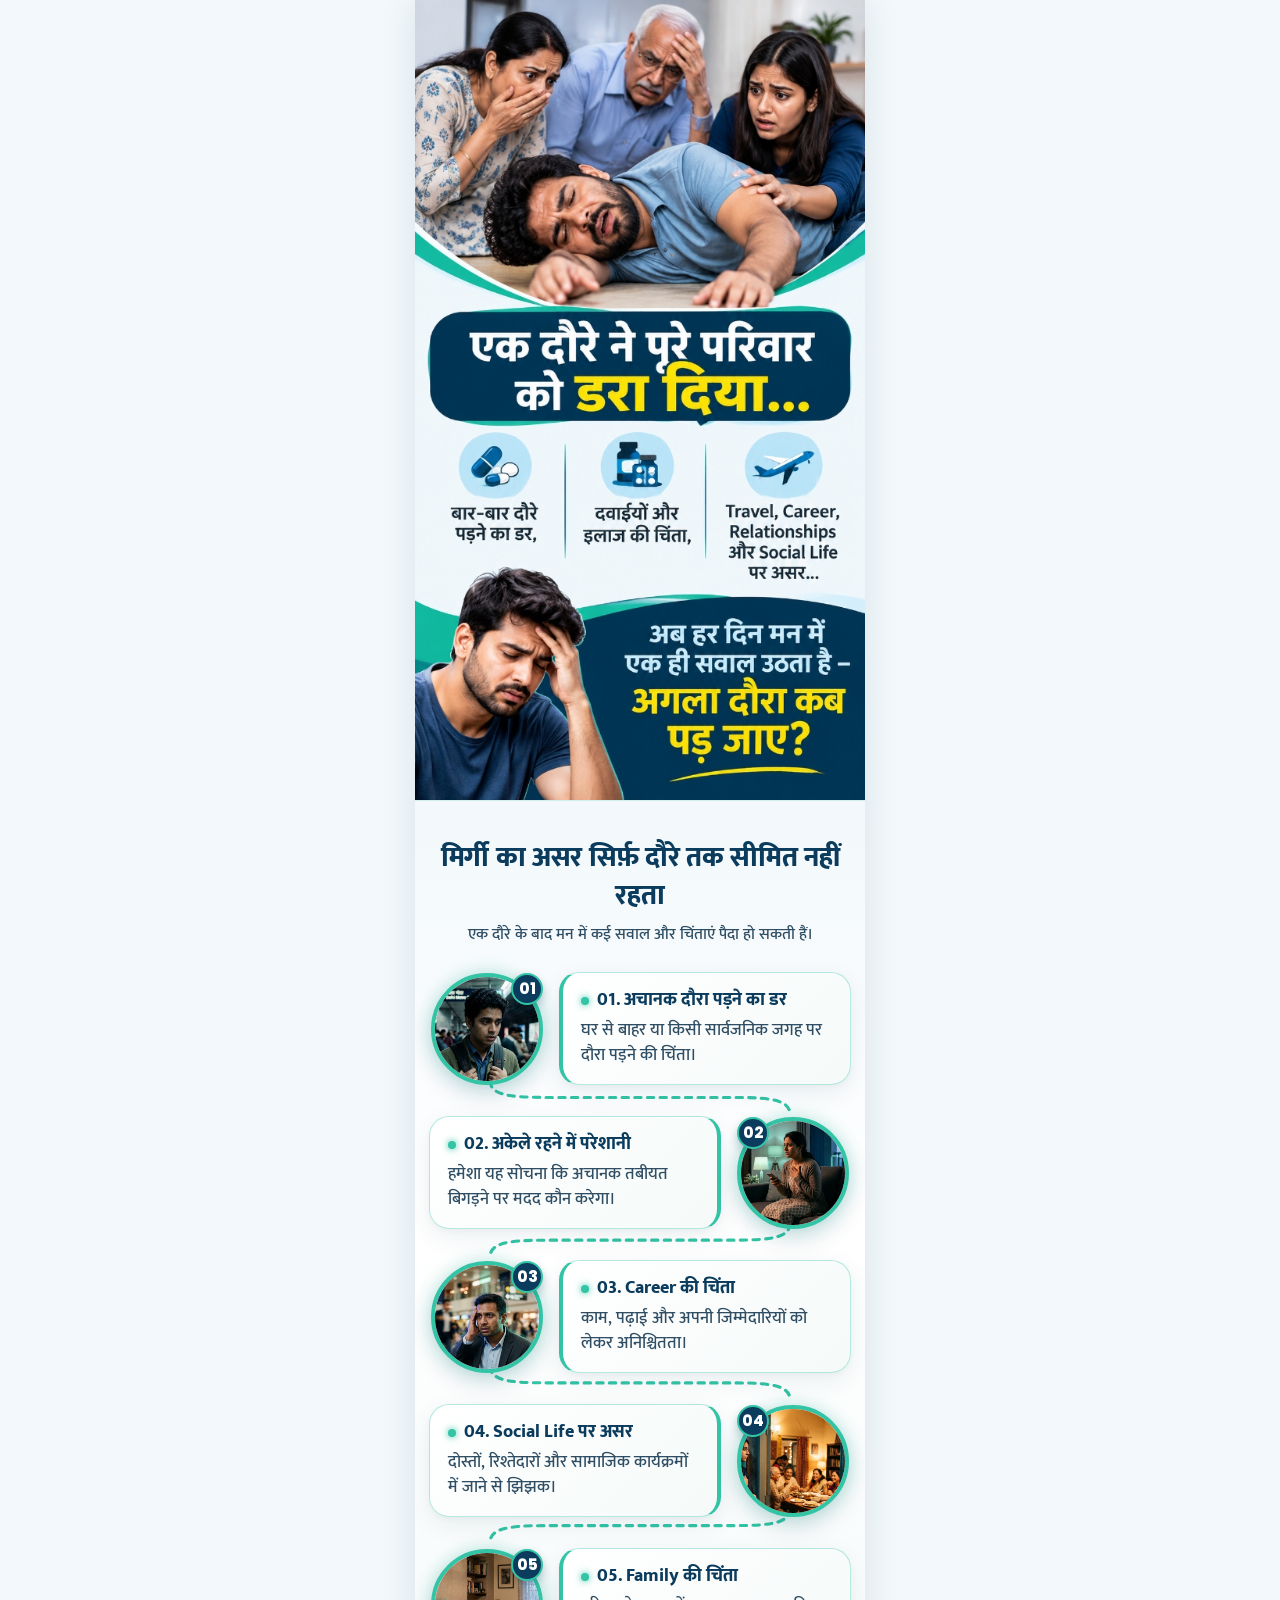
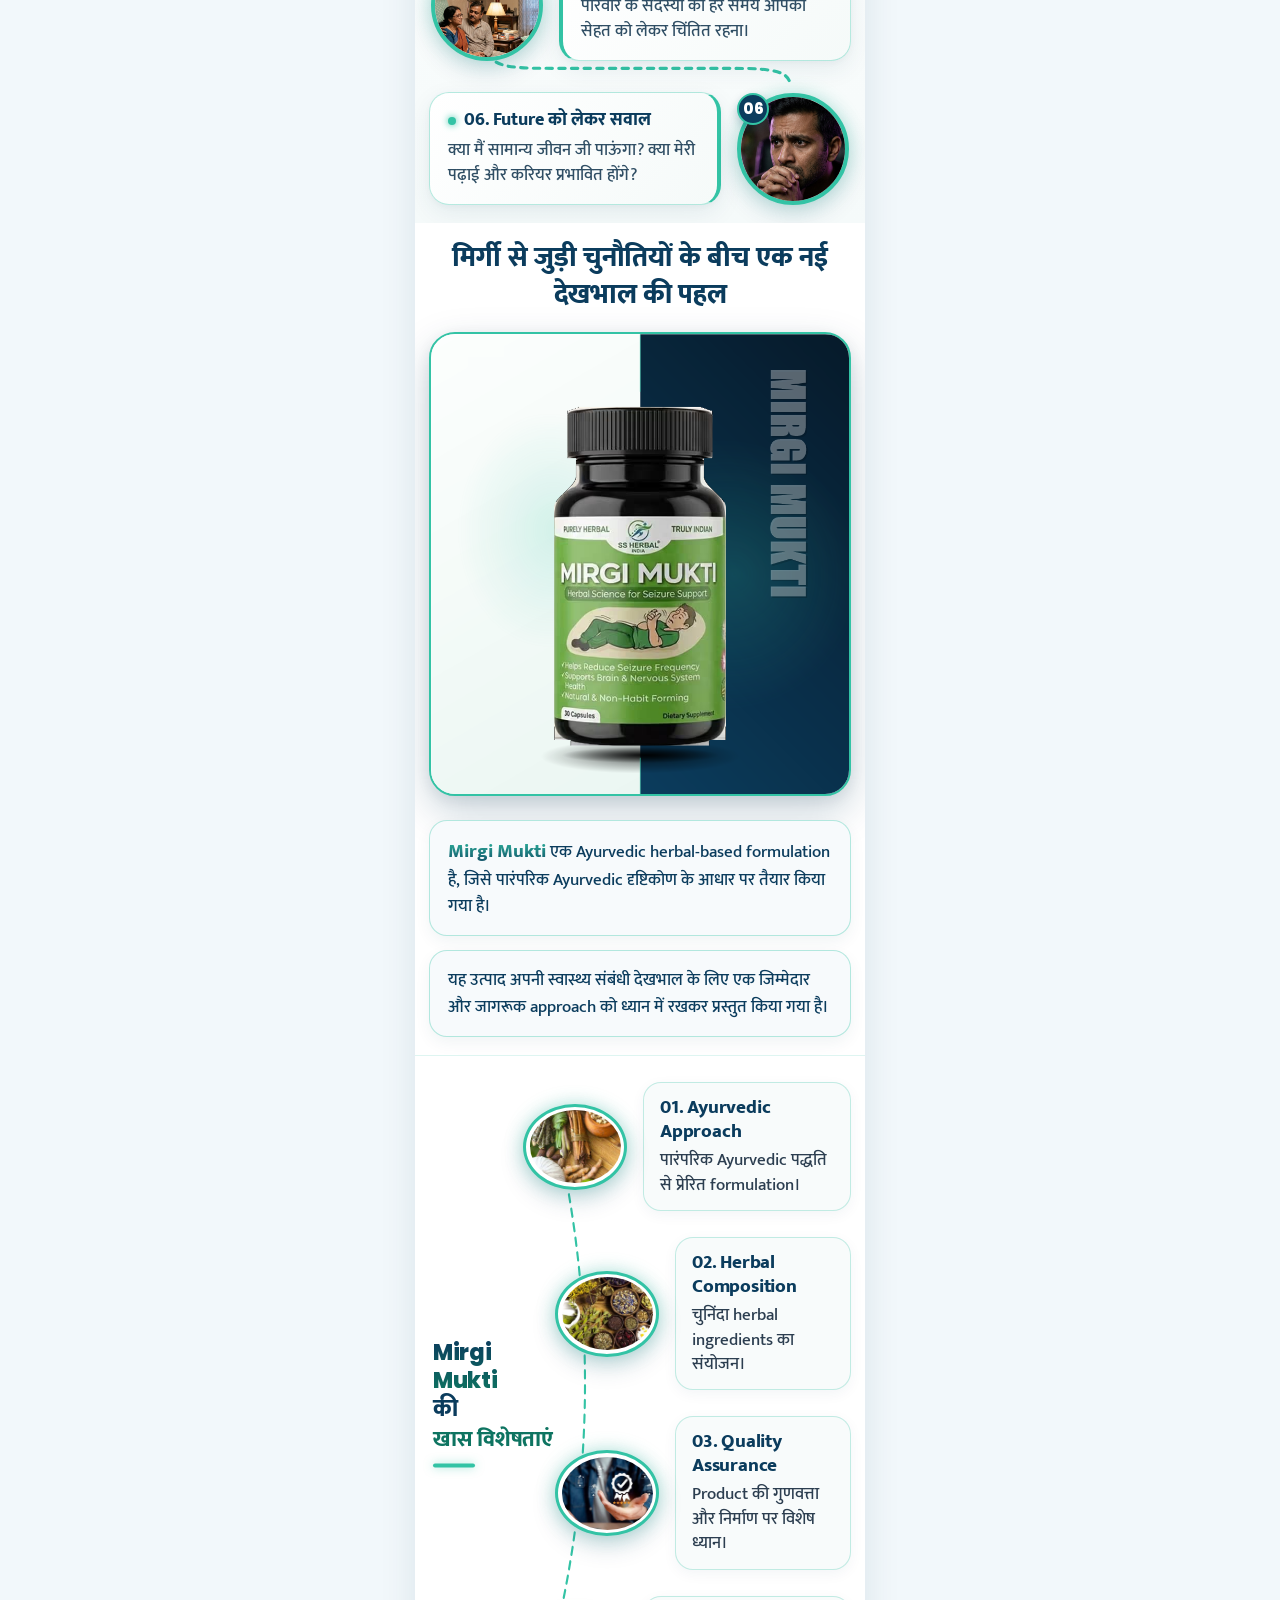
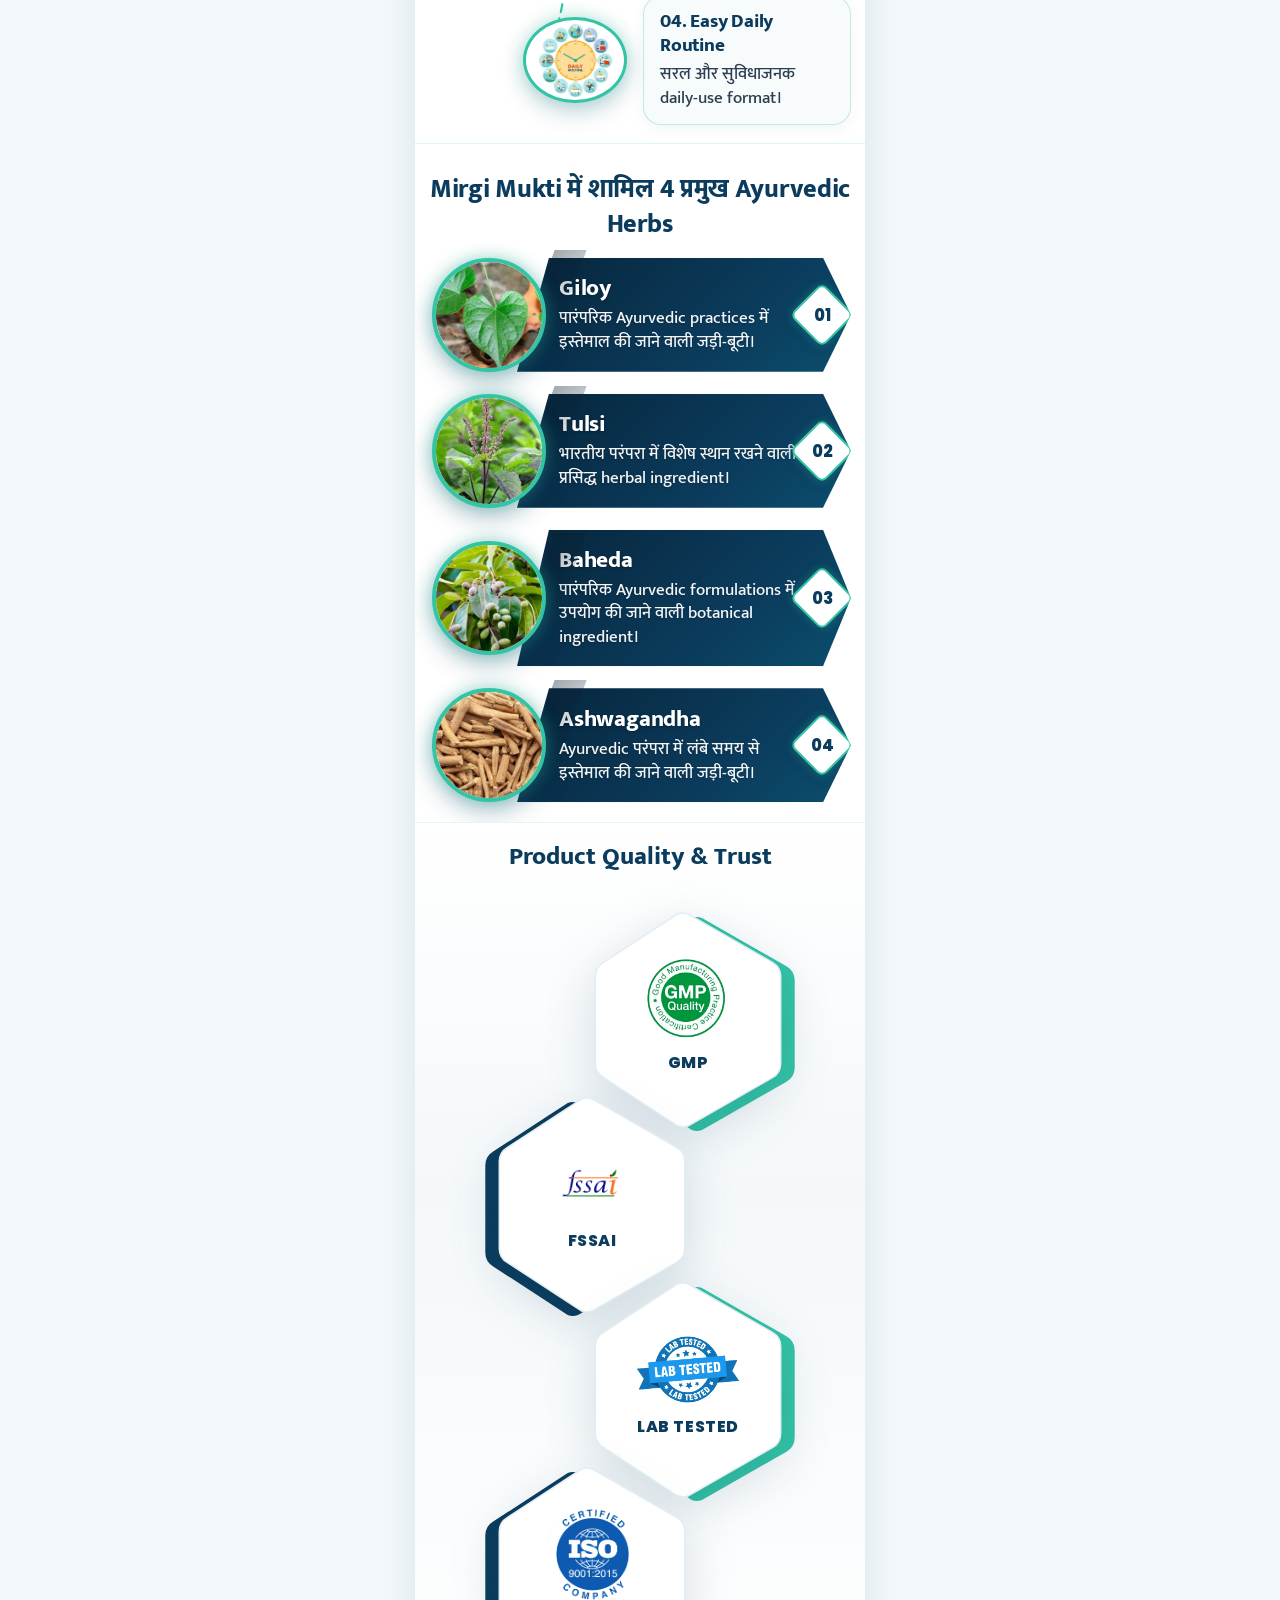
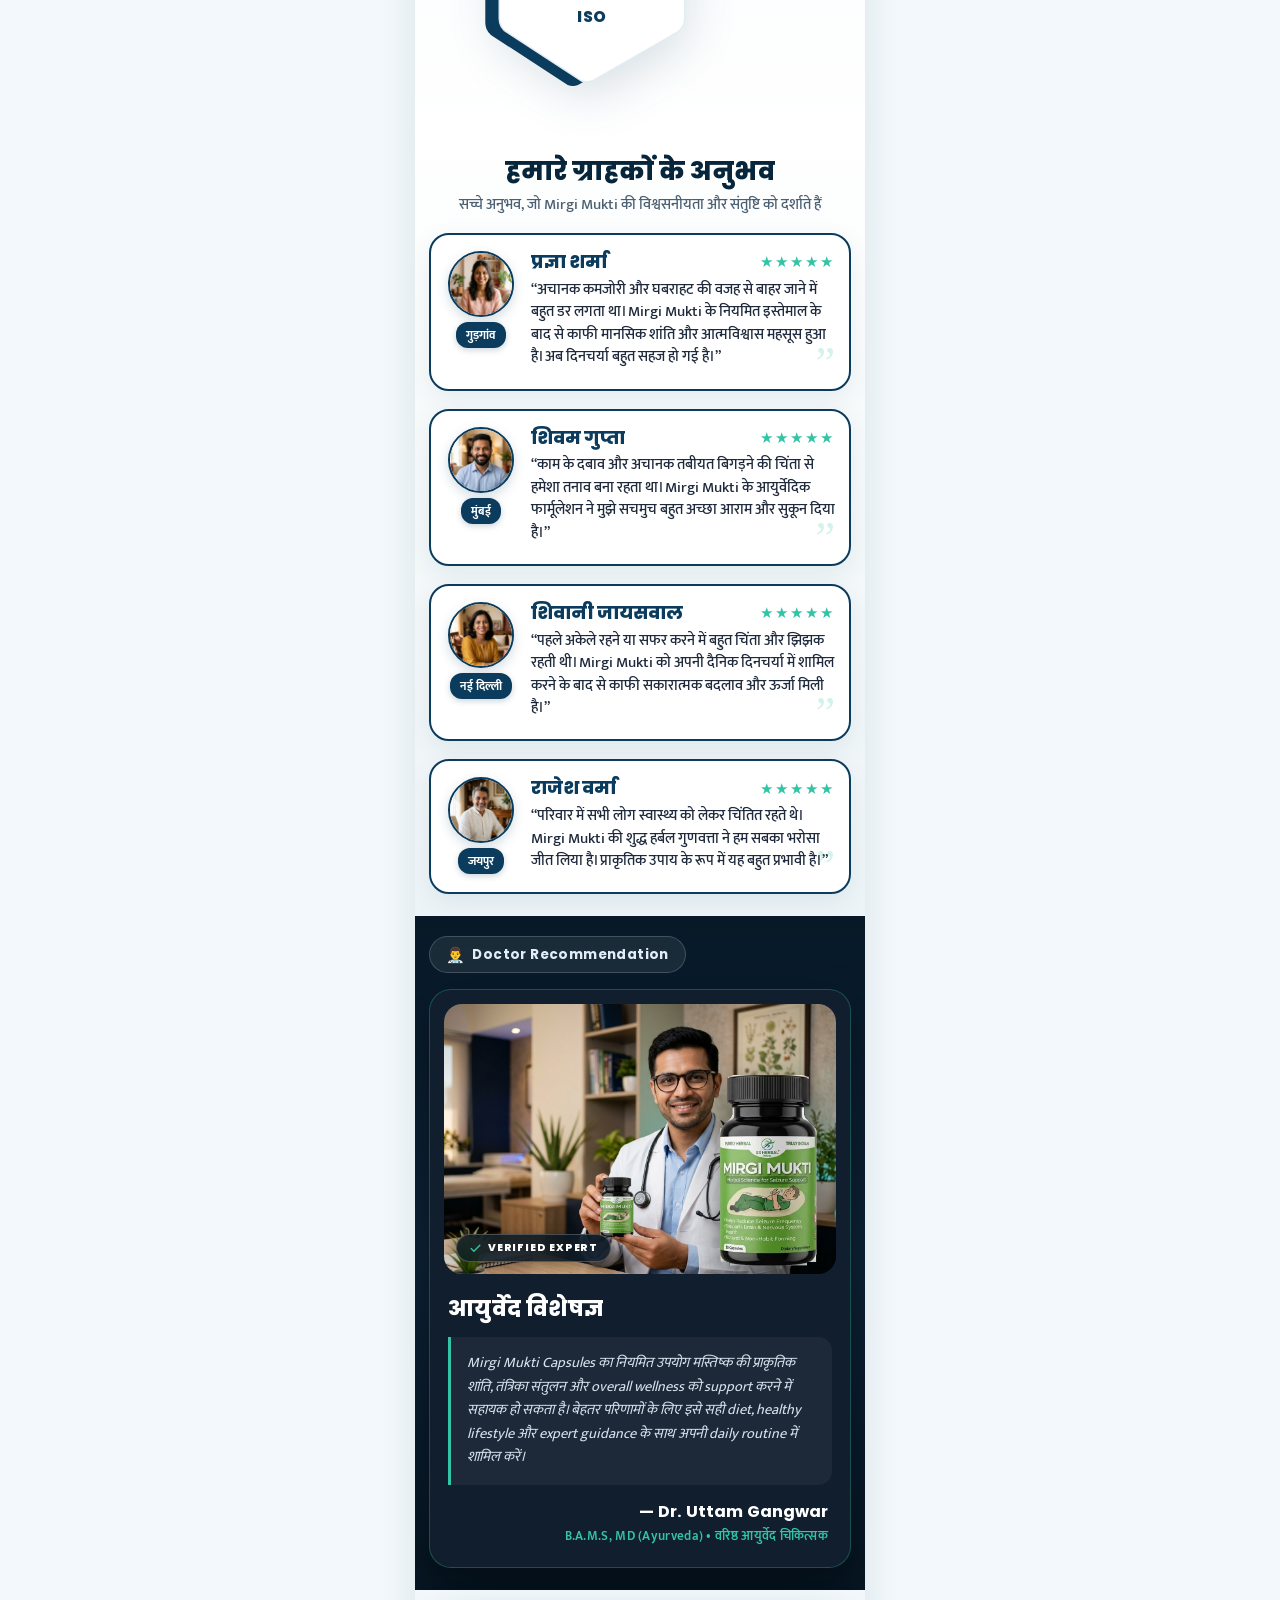
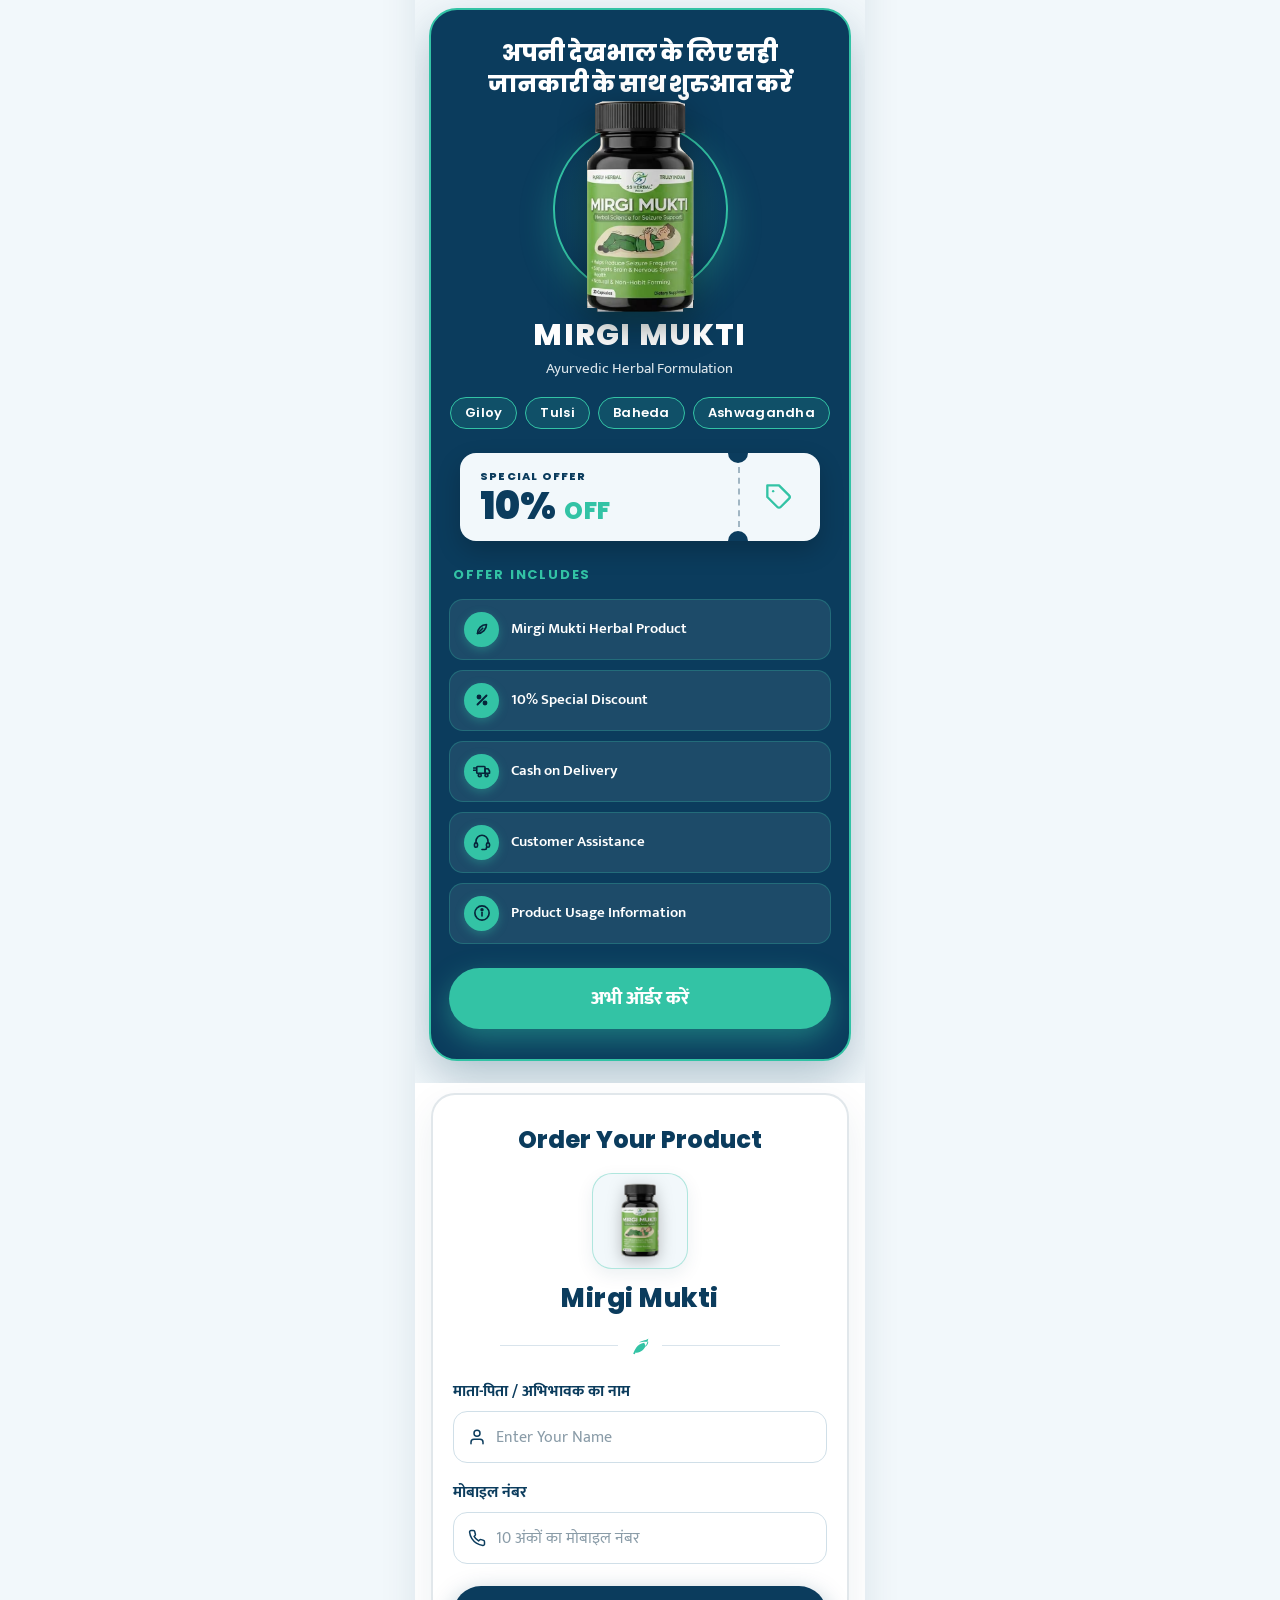
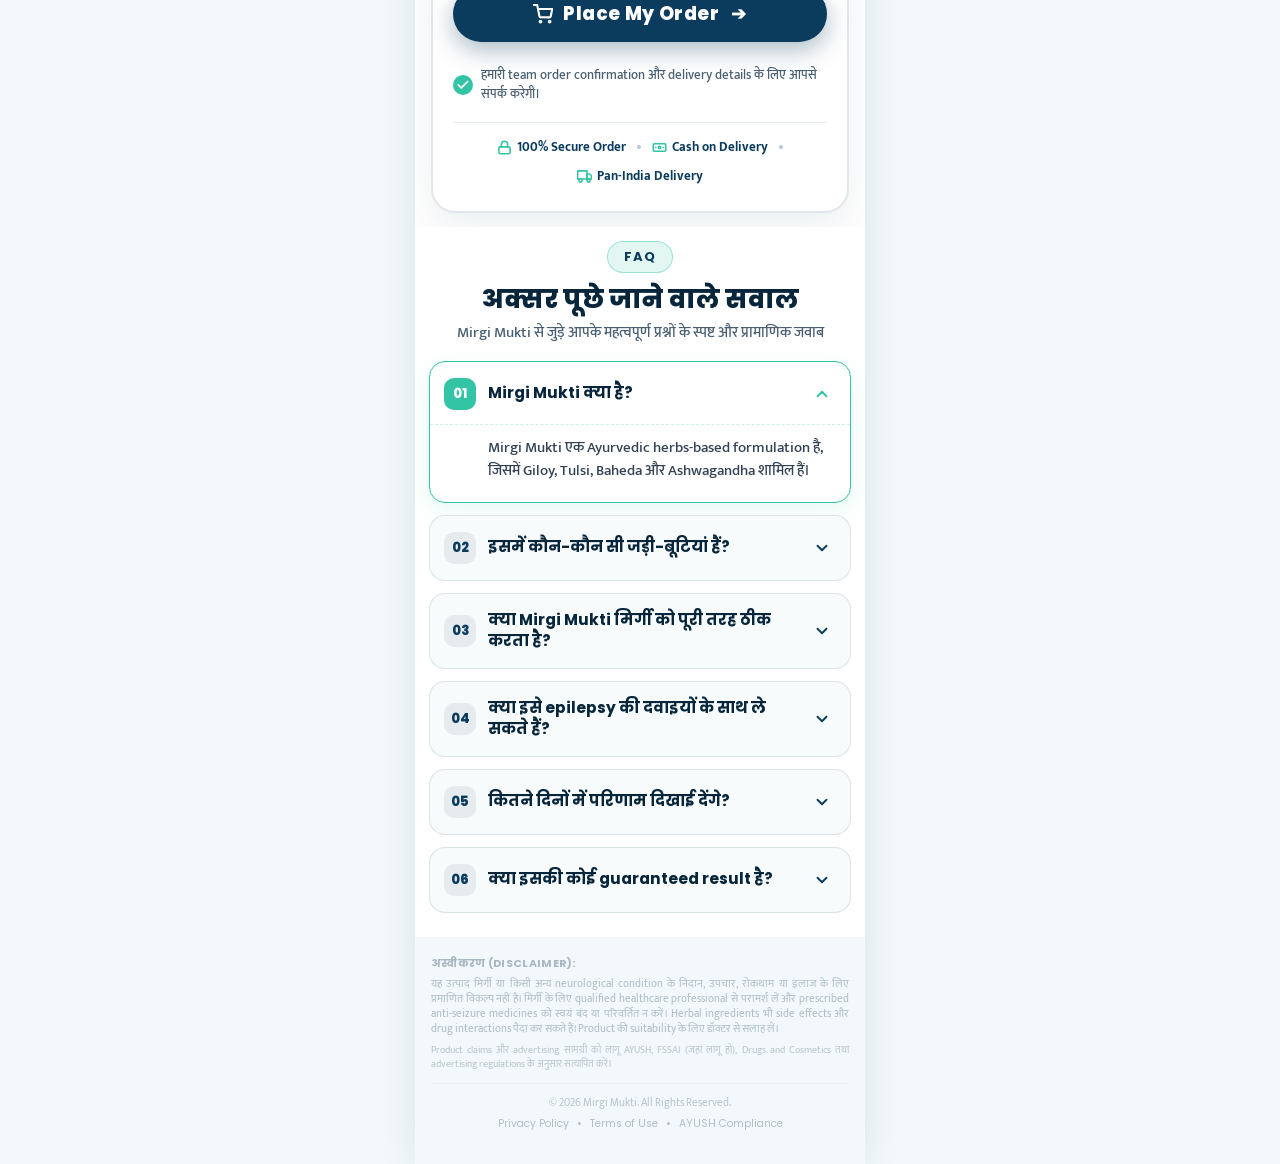
<file: index.html>
<!DOCTYPE html>
<html lang="hi">

<head>
  <meta charset="UTF-8">
  <meta name="viewport" content="width=device-width, initial-scale=1.0">
  <title>Landing Page</title>
  <link rel="stylesheet" href="css/style.css?v=live_toast_center_v3">
  <link rel="preconnect" href="https://fonts.googleapis.com">
  <link rel="preconnect" href="https://fonts.gstatic.com" crossorigin>
  <link
    href="https://fonts.googleapis.com/css2?family=Mukta:wght@400;500;600;700;800&family=Poppins:wght@400;500;600;700;800&family=Rozha+One&family=Tiro+Devanagari+Hindi:ital@0;1&display=swap"
    rel="stylesheet">
</head>

<body>

  <!-- MOBILE-FIRST CONTAINER: MAX-WIDTH 450px -->
  <main class="mobile-wrapper">

    <!-- 1. HERO / HOOK SECTION (OFFICIAL GRAPHIC BANNER) -->
    <section class="hero-banner" id="heroBanner">
      <img src="assets/hero-banner-main.jpg?v=1"
        alt="एक दौरे ने पूरे परिवार को डरा दिया… बार-बार दौरे पड़ने का डर, दवाइयों और इलाज की चिंता, Travel, Career, Relationships और Social Life पर असर… अब हर दिन मन में एक ही सवाल उठता है – अगला दौरा कब पड़ जाए?"
        class="hero-main-banner-img">
    </section>

    <!-- 2. PROBLEM / PAIN DETAILING SECTION (LIGHT LUXURY WITH WEAVING DOTTED TRAIL) -->
    <section class="problem-detailing-section light-theme" id="problemSection">

      <!-- Section Header -->
      <div class="problem-header">
        <h2 class="problem-title">मिर्गी का असर सिर्फ़ दौरे तक सीमित नहीं रहता</h2>
        <p class="problem-subtitle">एक दौरे के बाद मन में कई सवाल और चिंताएं पैदा हो सकती हैं।</p>
      </div>

      <!-- Weaving Dotted Trail Container (Exact Reference Layout Match) -->
      <div class="support-trail-container">

        <!-- SVG Weaving Dotted Serpentine Road (Flows In Open Gaps Between Rows) -->
        <svg class="trail-connecting-svg" viewBox="0 0 400 820" preserveAspectRatio="none">
          <!-- Snake curve 1: Circle 1 bottom to Circle 2 top -->
          <path d="M 58 108 C 58 124, 85 124, 120 124 L 280 124 C 315 124, 342 124, 342 140" fill="none"
            stroke="#33C3A5" stroke-width="3" stroke-dasharray="6, 6" stroke-linecap="round" />
          <!-- Snake curve 2: Circle 2 bottom to Circle 3 top -->
          <path d="M 342 248 C 342 264, 315 264, 280 264 L 120 264 C 85 264, 58 264, 58 280" fill="none"
            stroke="#33C3A5" stroke-width="3" stroke-dasharray="6, 6" stroke-linecap="round" />
          <!-- Snake curve 3: Circle 3 bottom to Circle 4 top -->
          <path d="M 58 388 C 58 404, 85 404, 120 404 L 280 404 C 315 404, 342 404, 342 420" fill="none"
            stroke="#33C3A5" stroke-width="3" stroke-dasharray="6, 6" stroke-linecap="round" />
          <!-- Snake curve 4: Circle 4 bottom to Circle 5 top -->
          <path d="M 342 528 C 342 544, 315 544, 280 544 L 120 544 C 85 544, 58 544, 58 560" fill="none"
            stroke="#33C3A5" stroke-width="3" stroke-dasharray="6, 6" stroke-linecap="round" />
          <!-- Snake curve 5: Circle 5 bottom to Circle 6 top -->
          <path d="M 58 668 C 58 684, 85 684, 120 684 L 280 684 C 315 684, 342 684, 342 700" fill="none"
            stroke="#33C3A5" stroke-width="3" stroke-dasharray="6, 6" stroke-linecap="round" />
        </svg>

        <!-- ROW 01: Circle Left, Card Right -->
        <div class="support-trail-row row-circle-left">
          <div class="trail-circle-wrap">
            <div class="trail-circle-img-box">
              <img src="assets/step1-public-fear.jpg?v=ultra_hd_v1" alt="अचानक दौरा पड़ने का डर"
                class="trail-circle-img">
              <span class="trail-num-badge">01</span>
            </div>
          </div>
          <div class="trail-card-box">
            <h3 class="trail-card-title">
              <span class="card-icon-dot"></span>
              01. अचानक दौरा पड़ने का डर
            </h3>
            <p class="trail-card-desc">घर से बाहर या किसी सार्वजनिक जगह पर दौरा पड़ने की चिंता।</p>
          </div>
        </div>

        <!-- ROW 02: Card Left, Circle Right -->
        <div class="support-trail-row row-circle-right">
          <div class="trail-card-box">
            <h3 class="trail-card-title">
              <span class="card-icon-dot"></span>
              02. अकेले रहने में परेशानी
            </h3>
            <p class="trail-card-desc">हमेशा यह सोचना कि अचानक तबीयत बिगड़ने पर मदद कौन करेगा।</p>
          </div>
          <div class="trail-circle-wrap">
            <div class="trail-circle-img-box">
              <img src="assets/step2-alone-help.jpg?v=ultra_hd_v1" alt="अकेले रहने में परेशानी"
                class="trail-circle-img">
              <span class="trail-num-badge">02</span>
            </div>
          </div>
        </div>

        <!-- ROW 03: Circle Left, Card Right -->
        <div class="support-trail-row row-circle-left">
          <div class="trail-circle-wrap">
            <div class="trail-circle-img-box">
              <img src="assets/step3-career-worry.jpg?v=ultra_hd_v1" alt="Career की चिंता" class="trail-circle-img">
              <span class="trail-num-badge">03</span>
            </div>
          </div>
          <div class="trail-card-box">
            <h3 class="trail-card-title">
              <span class="card-icon-dot"></span>
              03. Career की चिंता
            </h3>
            <p class="trail-card-desc">काम, पढ़ाई और अपनी जिम्मेदारियों को लेकर अनिश्चितता।</p>
          </div>
        </div>

        <!-- ROW 04: Card Left, Circle Right -->
        <div class="support-trail-row row-circle-right">
          <div class="trail-card-box">
            <h3 class="trail-card-title">
              <span class="card-icon-dot"></span>
              04. Social Life पर असर
            </h3>
            <p class="trail-card-desc">दोस्तों, रिश्तेदारों और सामाजिक कार्यक्रमों में जाने से झिझक।</p>
          </div>
          <div class="trail-circle-wrap">
            <div class="trail-circle-img-box">
              <img src="assets/step4-social-hesitation.jpg?v=ultra_hd_v1" alt="Social Life पर असर"
                class="trail-circle-img">
              <span class="trail-num-badge">04</span>
            </div>
          </div>
        </div>

        <!-- ROW 05: Circle Left, Card Right -->
        <div class="support-trail-row row-circle-left">
          <div class="trail-circle-wrap">
            <div class="trail-circle-img-box">
              <img src="assets/step5-family-concern.jpg?v=ultra_hd_v1" alt="Family की चिंता" class="trail-circle-img">
              <span class="trail-num-badge">05</span>
            </div>
          </div>
          <div class="trail-card-box">
            <h3 class="trail-card-title">
              <span class="card-icon-dot"></span>
              05. Family की चिंता
            </h3>
            <p class="trail-card-desc">परिवार के सदस्यों का हर समय आपकी सेहत को लेकर चिंतित रहना।</p>
          </div>
        </div>

        <!-- ROW 06: Card Left, Circle Right -->
        <div class="support-trail-row row-circle-right">
          <div class="trail-card-box">
            <h3 class="trail-card-title">
              <span class="card-icon-dot"></span>
              06. Future को लेकर सवाल
            </h3>
            <p class="trail-card-desc">क्या मैं सामान्य जीवन जी पाऊंगा? क्या मेरी पढ़ाई और करियर प्रभावित होंगे?</p>
          </div>
          <div class="trail-circle-wrap">
            <div class="trail-circle-img-box">
              <img src="assets/step6-future-questions.jpg?v=ultra_hd_v1" alt="Future को लेकर सवाल"
                class="trail-circle-img">
              <span class="trail-num-badge">06</span>
            </div>
          </div>
        </div>

      </div>

    </section>

    <!-- 3. PRODUCT INTRODUCTION SECTION (SPLIT STAGE SHOWCASE) -->
    <section class="product-intro-section">

      <!-- Section Header -->
      <div class="product-header">
        <h2 class="product-main-title">मिर्गी से जुड़ी चुनौतियों के बीच एक नई देखभाल की पहल</h2>
      </div>

      <!-- 3. PRODUCT SHOWCASE: SPLIT DUAL-CONTRAST HERO (EXACT REFERENCE MATCH) -->
      <div class="split-product-hero-wrap" id="splitProductStage">
        <img src="assets/split-showcase-perfect.png?v=4" alt="Mirgi Mukti Ayurvedic Formulation for Seizure Support"
          class="split-hero-img">
      </div>

      <!-- Product Description Flow (Exact Text Only) -->
      <div class="product-details-flow">

        <div class="product-info-card">
          <p class="info-text">
            <span class="highlight-brand">Mirgi Mukti</span> एक Ayurvedic herbal-based formulation है, जिसे पारंपरिक
            Ayurvedic दृष्टिकोण के आधार पर तैयार किया गया है।
          </p>
        </div>

        <div class="product-info-card">
          <p class="info-text">
            यह उत्पाद अपनी स्वास्थ्य संबंधी देखभाल के लिए एक जिम्मेदार और जागरूक approach को ध्यान में रखकर प्रस्तुत
            किया गया है।
          </p>
        </div>

      </div>

    </section>

    <!-- 4. SPECIAL FEATURES SECTION (CURVED ARC PROCESS INFOGRAPHIC) -->
    <section class="features-section" id="featuresSection">

      <!-- Main Curved Arc Layout (Left Title + Curved Process Nodes) -->
      <div class="features-arc-wrapper">

        <!-- Left Side Floating / Stacked Title (As Requested) -->
        <div class="features-left-pocket">
          <h2 class="features-pocket-title">
            <span class="brand-title">Mirgi Mukti</span> की<br>
            <span class="highlight-title">खास विशेषताएं</span>
          </h2>
          <div class="features-mint-accent-bar"></div>
        </div>

        <!-- SVG Curved Dashed Arc Line -->
        <svg class="features-arc-svg" viewBox="0 0 100 520" preserveAspectRatio="none">
          <path d="M 28 45 Q 92 245 28 440" fill="none" stroke="#33C3A5" stroke-width="2.5" stroke-dasharray="6, 6"
            stroke-linecap="round" />
        </svg>

        <!-- 4 Process Feature Nodes Along the Arc -->
        <div class="features-nodes-list">

          <!-- Node 01: Ayurvedic Approach -->
          <div class="feature-node-item node-pos-1">
            <div class="feature-node-circle">
              <img src="assets/feat-01-ayurvedic-hd.jpg?v=3" alt="Ayurvedic Approach" class="feature-node-img">
              <!-- <span class="node-num-badge">01</span> -->
            </div>
            <div class="feature-node-content">
              <h3 class="feature-node-title">01. Ayurvedic Approach</h3>
              <p class="feature-node-desc">पारंपरिक Ayurvedic पद्धति से प्रेरित formulation।</p>
            </div>
          </div>

          <!-- Node 02: Herbal Composition -->
          <div class="feature-node-item node-pos-2">
            <div class="feature-node-circle">
              <img src="assets/feat-02-herbal-hd.jpg?v=3" alt="Herbal Composition" class="feature-node-img">
              <!-- <span class="node-num-badge">02</span> -->
            </div>
            <div class="feature-node-content">
              <h3 class="feature-node-title">02. Herbal Composition</h3>
              <p class="feature-node-desc">चुनिंदा herbal ingredients का संयोजन।</p>
            </div>
          </div>

          <!-- Node 03: Quality Assurance -->
          <div class="feature-node-item node-pos-3">
            <div class="feature-node-circle">
              <img src="assets/feat-03-quality-hd.jpg?v=3" alt="Quality Assurance" class="feature-node-img">
              <!-- <span class="node-num-badge">03</span> -->
            </div>
            <div class="feature-node-content">
              <h3 class="feature-node-title">03. Quality Assurance</h3>
              <p class="feature-node-desc">Product की गुणवत्ता और निर्माण पर विशेष ध्यान।</p>
            </div>
          </div>

          <!-- Node 04: Easy Daily Routine -->
          <div class="feature-node-item node-pos-4">
            <div class="feature-node-circle">
              <img src="assets/feat-04-routine-hd.jpg?v=3" alt="Easy Daily Routine" class="feature-node-img">
              <!-- <span class="node-num-badge">04</span> -->
            </div>
            <div class="feature-node-content">
              <h3 class="feature-node-title">04. Easy Daily Routine</h3>
              <p class="feature-node-desc">सरल और सुविधाजनक daily-use format।</p>
            </div>
          </div>

        </div>

      </div>

    </section>

    <!-- 5. KEY INGREDIENTS SECTION (CHEVRON RIBBON INFOGRAPHIC) -->
    <section class="ingredients-section" id="ingredientsSection">

      <!-- Section Header -->
      <div class="ingredients-header">
        <h2 class="ingredients-main-title">Mirgi Mukti में शामिल 4 प्रमुख Ayurvedic Herbs</h2>
      </div>

      <!-- Chevron Ribbon Ingredient Cards List -->
      <div class="ingredients-ribbon-list">

        <!-- Card 01: Giloy -->
        <div class="ingredient-ribbon-card theme-mint">
          <div class="ribbon-left-thumb-wrap">
            <div class="ribbon-thumb-circle">
              <img src="assets/ing-01-giloy.jpg" alt="Giloy" class="ribbon-thumb-img">
            </div>
            <div class="ribbon-diagonal-shadow"></div>
          </div>
          <div class="ribbon-body">
            <div class="ribbon-text-content">
              <h3 class="ribbon-title">Giloy</h3>
              <p class="ribbon-desc">पारंपरिक Ayurvedic practices में इस्तेमाल की जाने वाली जड़ी-बूटी।</p>
            </div>
            <div class="ribbon-diamond-badge">
              <span class="diamond-num">01</span>
            </div>
          </div>
        </div>

        <!-- Card 02: Tulsi -->
        <div class="ingredient-ribbon-card theme-teal">
          <div class="ribbon-left-thumb-wrap">
            <div class="ribbon-thumb-circle">
              <img src="assets/ing-02-tulsi.jpg" alt="Tulsi" class="ribbon-thumb-img">
            </div>
            <div class="ribbon-diagonal-shadow"></div>
          </div>
          <div class="ribbon-body">
            <div class="ribbon-text-content">
              <h3 class="ribbon-title">Tulsi</h3>
              <p class="ribbon-desc">भारतीय परंपरा में विशेष स्थान रखने वाली प्रसिद्ध herbal ingredient।</p>
            </div>
            <div class="ribbon-diamond-badge">
              <span class="diamond-num">02</span>
            </div>
          </div>
        </div>

        <!-- Card 03: Baheda -->
        <div class="ingredient-ribbon-card theme-navy-teal">
          <div class="ribbon-left-thumb-wrap">
            <div class="ribbon-thumb-circle">
              <img src="assets/ing-03-baheda.jpg" alt="Baheda" class="ribbon-thumb-img">
            </div>
            <div class="ribbon-diagonal-shadow"></div>
          </div>
          <div class="ribbon-body">
            <div class="ribbon-text-content">
              <h3 class="ribbon-title">Baheda</h3>
              <p class="ribbon-desc">पारंपरिक Ayurvedic formulations में उपयोग की जाने वाली botanical ingredient।</p>
            </div>
            <div class="ribbon-diamond-badge">
              <span class="diamond-num">03</span>
            </div>
          </div>
        </div>

        <!-- Card 04: Ashwagandha -->
        <div class="ingredient-ribbon-card theme-navy">
          <div class="ribbon-left-thumb-wrap">
            <div class="ribbon-thumb-circle">
              <img src="assets/ing-04-ashwagandha.jpg" alt="Ashwagandha" class="ribbon-thumb-img">
            </div>
            <div class="ribbon-diagonal-shadow"></div>
          </div>
          <div class="ribbon-body">
            <div class="ribbon-text-content">
              <h3 class="ribbon-title">Ashwagandha</h3>
              <p class="ribbon-desc">Ayurvedic परंपरा में लंबे समय से इस्तेमाल की जाने वाली जड़ी-बूटी।</p>
            </div>
            <div class="ribbon-diamond-badge">
              <span class="diamond-num">04</span>
            </div>
          </div>
        </div>

      </div>

    </section>

    <!-- 6. PRODUCT QUALITY & TRUST SECTION (INTERLOCKING HEXAGON CHAIN) -->
    <section class="quality-trust-section" id="qualityTrustSection">

      <!-- Section Header -->
      <div class="quality-header">
        <h2 class="quality-main-title">Product Quality & Trust
        </h2>
        <!-- <p class="quality-sub-desc">हर कैप्सूल में शुद्धता, सुरक्षा और उच्चतम गुणवत्ता सुनिश्चित करने के लिए प्रमाणित।
        </p> -->
      </div>

      <!-- Interlocking Staggered Hexagon Honeycomb Chain -->
      <div class="trust-hex-chain">

        <!-- Card 1: Top Right (GMP) -->
        <div class="hex-item-wrap pos-right">
          <!-- Backplate (Teal) -->
          <svg class="hex-backplate" viewBox="0 0 200 230">
            <path
              d="M 100,12 L 182,59 A 16,16 0 0,1 190,73 L 190,157 A 16,16 0 0,1 182,171 L 100,218 A 16,16 0 0,1 90,218 L 18,171 A 16,16 0 0,1 10,157 L 10,73 A 16,16 0 0,1 18,59 L 90,12 A 16,16 0 0,1 100,12 Z"
              fill="#33C3A5" />
          </svg>
          <!-- Main Card -->
          <svg class="hex-main-bg" viewBox="0 0 200 230">
            <path
              d="M 100,12 L 182,59 A 16,16 0 0,1 190,73 L 190,157 A 16,16 0 0,1 182,171 L 100,218 A 16,16 0 0,1 90,218 L 18,171 A 16,16 0 0,1 10,157 L 10,73 A 16,16 0 0,1 18,59 L 90,12 A 16,16 0 0,1 100,12 Z"
              fill="#FFFFFF" stroke="#E2EDF3" stroke-width="1.5" />
          </svg>
          <div class="hex-content">
            <div class="hex-badge-box badge-box-gmp">
              <img src="assets/cert1.avif" alt="GMP" class="hex-badge-img">
            </div>
            <h3 class="hex-card-title">GMP</h3>
          </div>
        </div>

        <!-- Card 2: Left (FSSAI / AYUSH) -->
        <div class="hex-item-wrap pos-left">
          <!-- Backplate (Navy) -->
          <svg class="hex-backplate" viewBox="0 0 200 230">
            <path
              d="M 100,12 L 182,59 A 16,16 0 0,1 190,73 L 190,157 A 16,16 0 0,1 182,171 L 100,218 A 16,16 0 0,1 90,218 L 18,171 A 16,16 0 0,1 10,157 L 10,73 A 16,16 0 0,1 18,59 L 90,12 A 16,16 0 0,1 100,12 Z"
              fill="#0B3C5D" />
          </svg>
          <!-- Main Card -->
          <svg class="hex-main-bg" viewBox="0 0 200 230">
            <path
              d="M 100,12 L 182,59 A 16,16 0 0,1 190,73 L 190,157 A 16,16 0 0,1 182,171 L 100,218 A 16,16 0 0,1 90,218 L 18,171 A 16,16 0 0,1 10,157 L 10,73 A 16,16 0 0,1 18,59 L 90,12 A 16,16 0 0,1 100,12 Z"
              fill="#FFFFFF" stroke="#E2EDF3" stroke-width="1.5" />
          </svg>
          <div class="hex-content">
            <div class="hex-badge-box badge-box-fssai">
              <img src="assets/cert3.avif" alt="FSSAI" class="hex-badge-img">
            </div>
            <h3 class="hex-card-title">FSSAI</h3>
          </div>
        </div>

        <!-- Card 3: Right (LAB TESTED) -->
        <div class="hex-item-wrap pos-right">
          <!-- Backplate (Teal) -->
          <svg class="hex-backplate" viewBox="0 0 200 230">
            <path
              d="M 100,12 L 182,59 A 16,16 0 0,1 190,73 L 190,157 A 16,16 0 0,1 182,171 L 100,218 A 16,16 0 0,1 90,218 L 18,171 A 16,16 0 0,1 10,157 L 10,73 A 16,16 0 0,1 18,59 L 90,12 A 16,16 0 0,1 100,12 Z"
              fill="#33C3A5" />
          </svg>
          <!-- Main Card -->
          <svg class="hex-main-bg" viewBox="0 0 200 230">
            <path
              d="M 100,12 L 182,59 A 16,16 0 0,1 190,73 L 190,157 A 16,16 0 0,1 182,171 L 100,218 A 16,16 0 0,1 90,218 L 18,171 A 16,16 0 0,1 10,157 L 10,73 A 16,16 0 0,1 18,59 L 90,12 A 16,16 0 0,1 100,12 Z"
              fill="#FFFFFF" stroke="#E2EDF3" stroke-width="1.5" />
          </svg>
          <div class="hex-content">
            <div class="hex-badge-box badge-box-lab">
              <img src="assets/cert4.avif" alt="LAB TESTED" class="hex-badge-img">
            </div>
            <h3 class="hex-card-title">LAB TESTED</h3>
          </div>
        </div>

        <!-- Card 4: Left (ISO) -->
        <div class="hex-item-wrap pos-left">
          <!-- Backplate (Navy) -->
          <svg class="hex-backplate" viewBox="0 0 200 230">
            <path
              d="M 100,12 L 182,59 A 16,16 0 0,1 190,73 L 190,157 A 16,16 0 0,1 182,171 L 100,218 A 16,16 0 0,1 90,218 L 18,171 A 16,16 0 0,1 10,157 L 10,73 A 16,16 0 0,1 18,59 L 90,12 A 16,16 0 0,1 100,12 Z"
              fill="#0B3C5D" />
          </svg>
          <!-- Main Card -->
          <svg class="hex-main-bg" viewBox="0 0 200 230">
            <path
              d="M 100,12 L 182,59 A 16,16 0 0,1 190,73 L 190,157 A 16,16 0 0,1 182,171 L 100,218 A 16,16 0 0,1 90,218 L 18,171 A 16,16 0 0,1 10,157 L 10,73 A 16,16 0 0,1 18,59 L 90,12 A 16,16 0 0,1 100,12 Z"
              fill="#FFFFFF" stroke="#E2EDF3" stroke-width="1.5" />
          </svg>
          <div class="hex-content">
            <div class="hex-badge-box badge-box-iso">
              <img src="assets/iso.avif" alt="ISO" class="hex-badge-img">
            </div>
            <h3 class="hex-card-title">ISO</h3>
          </div>
        </div>

      </div>

    </section>


    <!-- 7. CUSTOMER EXPERIENCES SECTION -->
    <section class="customer-reviews-section" id="customerReviewsSection">

      <!-- Section Header -->
      <div class="reviews-header">
        <!-- <span class="reviews-pill-tag">Customer Experiences</span> -->
        <h2 class="reviews-main-title">हमारे ग्राहकों के अनुभव</h2>
        <p class="reviews-sub-title">सच्चे अनुभव, जो Mirgi Mukti की विश्वसनीयता और संतुष्टि को दर्शाते हैं</p>
      </div>

      <!-- Reviews Cards List -->
      <div class="reviews-cards-list">

        <!-- Review Card 1: Pragya Sharma -->
        <div class="review-card-item">
          <!-- Left Column: Avatar & City Badge -->
          <div class="review-left-col">
            <div class="review-avatar-circle">
              <img src="assets/review-user-01.jpg" alt="प्रज्ञा शर्मा" class="review-avatar-img">
            </div>
            <div class="review-city-badge">गुड़गांव</div>
          </div>

          <!-- Right Column: Content -->
          <div class="review-right-col">
            <div class="review-author-row">
              <h3 class="review-author-name">प्रज्ञा शर्मा</h3>
              <div class="review-stars-box" aria-label="5 out of 5 stars">
                ★★★★★
              </div>
            </div>
            <p class="review-text-content">
              “अचानक कमजोरी और घबराहट की वजह से बाहर जाने में बहुत डर लगता था। Mirgi Mukti के नियमित इस्तेमाल के बाद से
              काफी मानसिक शांति और आत्मविश्वास महसूस हुआ है। अब दिनचर्या बहुत सहज हो गई है।”
            </p>
            <span class="review-quote-watermark">”</span>
          </div>
        </div>

        <!-- Review Card 2: Shivam Gupta -->
        <div class="review-card-item">
          <!-- Left Column: Avatar & City Badge -->
          <div class="review-left-col">
            <div class="review-avatar-circle">
              <img src="assets/review-user-02.jpg" alt="शिवम गुप्ता" class="review-avatar-img">
            </div>
            <div class="review-city-badge">मुंबई</div>
          </div>

          <!-- Right Column: Content -->
          <div class="review-right-col">
            <div class="review-author-row">
              <h3 class="review-author-name">शिवम गुप्ता</h3>
              <div class="review-stars-box" aria-label="5 out of 5 stars">
                ★★★★★
              </div>
            </div>
            <p class="review-text-content">
              “काम के दबाव और अचानक तबीयत बिगड़ने की चिंता से हमेशा तनाव बना रहता था। Mirgi Mukti के आयुर्वेदिक
              फार्मूलेशन ने मुझे सचमुच बहुत अच्छा आराम और सुकून दिया है।”
            </p>
            <span class="review-quote-watermark">”</span>
          </div>
        </div>

        <!-- Review Card 3: Shivani Jaiswal -->
        <div class="review-card-item">
          <!-- Left Column: Avatar & City Badge -->
          <div class="review-left-col">
            <div class="review-avatar-circle">
              <img src="assets/review-user-03.jpg" alt="शिवानी जायसवाल" class="review-avatar-img">
            </div>
            <div class="review-city-badge">नई दिल्ली</div>
          </div>

          <!-- Right Column: Content -->
          <div class="review-right-col">
            <div class="review-author-row">
              <h3 class="review-author-name">शिवानी जायसवाल</h3>
              <div class="review-stars-box" aria-label="5 out of 5 stars">
                ★★★★★
              </div>
            </div>
            <p class="review-text-content">
              “पहले अकेले रहने या सफर करने में बहुत चिंता और झिझक रहती थी। Mirgi Mukti को अपनी दैनिक दिनचर्या में शामिल
              करने के बाद से काफी सकारात्मक बदलाव और ऊर्जा मिली है।”
            </p>
            <span class="review-quote-watermark">”</span>
          </div>
        </div>

        <!-- Review Card 4: Rajesh Verma -->
        <div class="review-card-item">
          <!-- Left Column: Avatar & City Badge -->
          <div class="review-left-col">
            <div class="review-avatar-circle">
              <img src="assets/review-user-04.jpg" alt="राजेश वर्मा" class="review-avatar-img">
            </div>
            <div class="review-city-badge">जयपुर</div>
          </div>

          <!-- Right Column: Content -->
          <div class="review-right-col">
            <div class="review-author-row">
              <h3 class="review-author-name">राजेश वर्मा</h3>
              <div class="review-stars-box" aria-label="5 out of 5 stars">
                ★★★★★
              </div>
            </div>
            <p class="review-text-content">
              “परिवार में सभी लोग स्वास्थ्य को लेकर चिंतित रहते थे। Mirgi Mukti की शुद्ध हर्बल गुणवत्ता ने हम सबका भरोसा
              जीत लिया है। प्राकृतिक उपाय के रूप में यह बहुत प्रभावी है।”
            </p>
            <span class="review-quote-watermark">”</span>
          </div>
        </div>

      </div>

    </section>


    <!-- 8. DOCTOR RECOMMENDATION SECTION -->
    <section class="doctor-rec-section" id="doctorRecSection">

      <!-- Top Pill Tag -->
      <div class="doctor-pill-wrapper">
        <span class="doctor-pill-badge">
          <span class="doctor-pill-icon">👨‍⚕️</span> Doctor Recommendation
        </span>
      </div>

      <!-- Main Showcase Container -->
      <div class="doctor-showcase-card">

        <!-- Doctor & Product Visual Frame -->
        <div class="doctor-visual-frame">
          <img src="assets/doctor-recommendation.jpg?v=single_clean_bottle_final"
            alt="Dr. Uttam Gangwar - आयुर्वेद विशेषज्ञ" class="doctor-main-img">

          <!-- Foreground 3D Product Bottle (Matching reference image) -->
          <div class="doctor-bottle-overlay">
            <img src="assets/real-bottle-clean-hd.png" alt="Mirgi Mukti Capsules" class="doctor-overlay-bottle-img">
          </div>

          <!-- Verified Expert Badge -->
          <div class="doctor-verified-badge">
            <svg class="verified-check-icon" viewBox="0 0 24 24" width="13" height="13" fill="none"
              stroke="currentColor" stroke-width="2.5" stroke-linecap="round" stroke-linejoin="round">
              <path d="M20 6L9 17l-5-5"></path>
            </svg>
            <span>VERIFIED EXPERT</span>
          </div>
        </div>

        <!-- Doctor Details & Recommendation Body -->
        <div class="doctor-content-block">
          <h3 class="doctor-specialty-title">आयुर्वेद विशेषज्ञ</h3>

          <!-- Quote Callout Box with Left Accent Line -->
          <div class="doctor-quote-box">
            <p class="doctor-quote-text">
              <em>Mirgi Mukti Capsules का नियमित उपयोग मस्तिष्क की प्राकृतिक शांति, तंत्रिका संतुलन और overall wellness
                को support करने में सहायक हो सकता है। बेहतर परिणामों के लिए इसे सही diet, healthy lifestyle और expert
                guidance के साथ अपनी daily routine में शामिल करें।</em>
            </p>
          </div>

          <!-- Doctor Signature & Credentials -->
          <div class="doctor-signature-row">
            <div class="doctor-name-tag">— Dr. Uttam Gangwar</div>
            <div class="doctor-degree-tag">B.A.M.S, MD (Ayurveda) • वरिष्ठ आयुर्वेद चिकित्सक</div>
          </div>
        </div>

      </div>

    </section>


    <!-- 9. SPECIAL OFFER & PRODUCT SHOWCASE SECTION -->
    <section class="offer-cta-section" id="offerCtaSection">

      <!-- Luxury Dark Card Container -->
      <div class="offer-luxury-card">

        <!-- Top Encouraging Subtitle -->
        <h2 class="offer-top-heading">अपनी देखभाल के लिए सही जानकारी के साथ शुरुआत करें</h2>

        <!-- Product Image Spotlight Circle -->
        <div class="offer-product-spotlight">
          <div class="offer-spotlight-circle">
            <img src="assets/real-bottle-clean-hd.png" alt="Mirgi Mukti Capsules" class="offer-product-bottle-img">
          </div>
        </div>

        <!-- Introducing Tag & Titles -->
        <div class="offer-title-wrap">
          <!-- <span class="offer-intro-tag">INTRODUCING</span> -->
          <h2 class="offer-product-title">MIRGI MUKTI</h2>
          <p class="offer-product-tagline">Ayurvedic Herbal Formulation</p>
        </div>

        <!-- 4 Herbal Ingredient Pills -->
        <div class="offer-herbal-pills">
          <span class="offer-herb-pill">Giloy</span>
          <span class="offer-herb-pill">Tulsi</span>
          <span class="offer-herb-pill">Baheda</span>
          <span class="offer-herb-pill">Ashwagandha</span>
        </div>

        <!-- Special Offer Ticket Coupon Box -->
        <div class="offer-ticket-coupon">
          <!-- Ticket Left Body -->
          <div class="ticket-left-body">
            <span class="ticket-small-label">SPECIAL OFFER</span>
            <div class="ticket-discount-row">
              <span class="ticket-discount-num">10%</span>
              <span class="ticket-discount-text">OFF</span>
            </div>
          </div>

          <!-- Perforated Divider with Cutout Notches -->
          <div class="ticket-divider-wrap">
            <span class="ticket-notch notch-top"></span>
            <span class="ticket-dashed-line"></span>
            <span class="ticket-notch notch-bottom"></span>
          </div>

          <!-- Ticket Right Stub -->
          <div class="ticket-right-stub">
            <div class="ticket-icon-box">
              <svg viewBox="0 0 24 24" width="28" height="28" fill="none" stroke="currentColor" stroke-width="2"
                stroke-linecap="round" stroke-linejoin="round">
                <path d="M20.59 13.41l-7.17 7.17a2 2 0 0 1-2.83 0L2 12V2h10l8.59 8.59a2 2 0 0 1 0 2.82z"></path>
                <line x1="7" y1="7" x2="7.01" y2="7"></line>
              </svg>
            </div>
          </div>
        </div>

        <!-- Offer Includes Header -->
        <h4 class="offer-includes-heading">OFFER INCLUDES</h4>

        <!-- 5 Checklist Feature Items -->
        <div class="offer-features-list">

          <!-- 1. Mirgi Mukti Herbal Product (Leaf Icon) -->
          <div class="offer-feature-item">
            <div class="feature-check-icon">
              <svg viewBox="0 0 24 24" width="18" height="18" fill="none" stroke="currentColor" stroke-width="2.2"
                stroke-linecap="round" stroke-linejoin="round">
                <path d="M6 18c0-6 5-12 12-12 0 6-5 12-12 12Z"></path>
                <path d="M6 18l7-7"></path>
              </svg>
            </div>
            <span class="feature-item-text">Mirgi Mukti Herbal Product</span>
          </div>

          <!-- 2. 10% Special Discount (% Icon) -->
          <div class="offer-feature-item">
            <div class="feature-check-icon">
              <svg viewBox="0 0 24 24" width="18" height="18" fill="none" stroke="currentColor" stroke-width="2.5"
                stroke-linecap="round" stroke-linejoin="round">
                <line x1="18" y1="6" x2="6" y2="18"></line>
                <circle cx="8" cy="8" r="2" fill="currentColor"></circle>
                <circle cx="16" cy="16" r="2" fill="currentColor"></circle>
              </svg>
            </div>
            <span class="feature-item-text">10% Special Discount</span>
          </div>

          <!-- 3. Cash on Delivery (Delivery Truck Icon) -->
          <div class="offer-feature-item">
            <div class="feature-check-icon">
              <svg viewBox="0 0 24 24" width="18" height="18" fill="none" stroke="currentColor" stroke-width="2.2"
                stroke-linecap="round" stroke-linejoin="round">
                <rect x="5" y="6" width="11" height="9" rx="1"></rect>
                <path d="M16 9h4l2 3v3h-6V9z"></path>
                <circle cx="9" cy="17.5" r="2"></circle>
                <circle cx="18" cy="17.5" r="2"></circle>
                <line x1="1" y1="8" x2="3.5" y2="8"></line>
                <line x1="0" y1="11" x2="3.5" y2="11"></line>
              </svg>
            </div>
            <span class="feature-item-text">Cash on Delivery</span>
          </div>

          <!-- 4. Customer Assistance (Headset Icon) -->
          <div class="offer-feature-item">
            <div class="feature-check-icon">
              <svg viewBox="0 0 24 24" width="18" height="18" fill="none" stroke="currentColor" stroke-width="2.2"
                stroke-linecap="round" stroke-linejoin="round">
                <path d="M4 14v-3a8 8 0 0 1 16 0v3"></path>
                <rect x="2" y="13" width="4" height="6" rx="2"></rect>
                <rect x="18" y="13" width="4" height="6" rx="2"></rect>
                <path d="M18 19v1a2 2 0 0 1-2 2h-4"></path>
              </svg>
            </div>
            <span class="feature-item-text">Customer Assistance</span>
          </div>

          <!-- 5. Product Usage Information (Info (i) Icon) -->
          <div class="offer-feature-item">
            <div class="feature-check-icon">
              <svg viewBox="0 0 24 24" width="18" height="18" fill="none" stroke="currentColor" stroke-width="2.2"
                stroke-linecap="round" stroke-linejoin="round">
                <circle cx="12" cy="12" r="9.5"></circle>
                <line x1="12" y1="11" x2="12" y2="16"></line>
                <circle cx="12" cy="7.5" r="1.2" fill="currentColor"></circle>
              </svg>
            </div>
            <span class="feature-item-text">Product Usage Information</span>
          </div>

        </div>

        <!-- Big CTA Button -->
        <a href="#orderForm" class="offer-main-cta-btn">
          <span>अभी ऑर्डर करें</span>
        </a>

      </div>

    </section>


    <!-- ==============================================
         SECTION 10: ORDER FORM (अपना Mirgi Mukti Order करें)
         ============================================== -->
        <!-- ==============================================
         SECTION 10: ORDER FORM (EXACT SCREENSHOT REFERENCE)
         ============================================== -->
    <section class="order-form-section" id="orderForm">
      <div class="ayur-order-card">

        <!-- 1. Header Title -->
        <h2 class="ayur-order-title">Order Your Product</h2>

        <!-- 2. Product Thumbnail Box -->
        <div class="ayur-product-thumb-wrap">
          <div class="ayur-thumb-box">
            <img src="assets/real-bottle-clean-hd.png" alt="Mirgi Mukti" class="ayur-thumb-img">
          </div>
          <h3 class="ayur-product-brand">Mirgi Mukti</h3>
        </div>

        <!-- 3. Leaf Divider Line -->
        <div class="ayur-leaf-divider">
          <span class="leaf-line left"></span>
          <span class="leaf-icon-wrap">
            <svg viewBox="0 0 24 24" width="20" height="20" fill="currentColor">
              <path d="M17 8C8 10 5.9 16.17 3.82 21.34L5.71 22l1-2.3A4.49 4.49 0 0 0 8 20C19 20 22 3 22 3c-1 2-8 2-11 5 4-2 11-1 11-1s-.3 3.5-3 5.5"/>
            </svg>
          </span>
          <span class="leaf-line right"></span>
        </div>

        <!-- 4. The Form -->
        <form class="ayur-actual-form" id="actualOrderForm" onsubmit="handleOrderSubmit(event)">

          <!-- Field 1: Name -->
          <div class="ayur-field-group">
            <label for="userName" class="ayur-label">माता-पिता / अभिभावक का नाम</label>
            <div class="ayur-input-box" id="nameBox">
              <span class="ayur-input-icon">
                <svg viewBox="0 0 24 24" width="18" height="18" fill="none" stroke="currentColor" stroke-width="2" stroke-linecap="round" stroke-linejoin="round">
                  <path d="M20 21v-2a4 4 0 0 0-4-4H8a4 4 0 0 0-4 4v2"></path>
                  <circle cx="12" cy="7" r="4"></circle>
                </svg>
              </span>
              <input 
                type="text" 
                id="userName" 
                name="userName" 
                class="ayur-input" 
                placeholder="Enter Your Name" 
                required 
                autocomplete="name"
              >
            </div>
            <span class="ayur-hint-error" id="nameHint">कृपया अपना नाम दर्ज करें</span>
          </div>

          <!-- Field 2: Mobile Number -->
          <div class="ayur-field-group">
            <label for="userPhone" class="ayur-label">मोबाइल नंबर</label>
            <div class="ayur-input-box phone-box" id="phoneBox">
              <span class="ayur-input-icon phone-icon">
                <svg viewBox="0 0 24 24" width="18" height="18" fill="none" stroke="currentColor" stroke-width="2" stroke-linecap="round" stroke-linejoin="round">
                  <path d="M22 16.92v3a2 2 0 0 1-2.18 2 19.79 19.79 0 0 1-8.63-3.07 19.5 19.5 0 0 1-6-6 19.79 19.79 0 0 1-3.07-8.67A2 2 0 0 1 4.11 2h3a2 2 0 0 1 2 1.72 12.84 12.84 0 0 0 .7 2.81 2 2 0 0 1-.45 2.11L8.09 9.91a16 16 0 0 0 6 6l1.27-1.27a2 2 0 0 1 2.11-.45 12.84 12.84 0 0 0 2.81.7A2 2 0 0 1 22 16.92z"></path>
                </svg>
              </span>
              <input 
                type="tel" 
                id="userPhone" 
                name="userPhone" 
                class="ayur-input" 
                placeholder="10 अंकों का मोबाइल नंबर" 
                pattern="[6-9][0-9]{9}" 
                maxlength="10" 
                inputmode="numeric" 
                required 
                autocomplete="tel"
              >
            </div>
            <span class="ayur-hint-error" id="phoneHint">कृपया 6-9 से शुरू होने वाला 10 अंकों का मान्य मोबाइल नंबर दर्ज करें</span>
          </div>

          <!-- Submit Button (Place My Order) -->
          <button type="submit" class="ayur-submit-btn" id="orderSubmitBtn">
            <span class="btn-cart-icon">
              <svg viewBox="0 0 24 24" width="20" height="20" fill="none" stroke="currentColor" stroke-width="2.5" stroke-linecap="round" stroke-linejoin="round">
                <circle cx="9" cy="21" r="1"></circle>
                <circle cx="20" cy="21" r="1"></circle>
                <path d="M1 1h4l2.68 13.39a2 2 0 0 0 2 1.61h9.72a2 2 0 0 0 2-1.61L23 6H6"></path>
              </svg>
            </span>
            <span class="btn-label-text">Place My Order</span>
            <span class="btn-arrow-icon">➔</span>
          </button>

          <!-- Support Guarantee Callout -->
          <div class="ayur-support-callout">
            <span class="callout-check-circle">
              <svg viewBox="0 0 24 24" width="14" height="14" fill="none" stroke="#FFFFFF" stroke-width="3" stroke-linecap="round" stroke-linejoin="round">
                <polyline points="20 6 9 17 4 12"></polyline>
              </svg>
            </span>
            <span class="callout-text">हमारी team order confirmation और delivery details के लिए आपसे संपर्क करेगी।</span>
          </div>

          <!-- Success Alert Message (Shown on submit) -->
          <div class="order-success-msg" id="orderSuccessMsg" style="display: none;">
            <div class="success-icon-box">
              <svg viewBox="0 0 24 24" width="28" height="28" fill="none" stroke="#33C3A5" stroke-width="3" stroke-linecap="round" stroke-linejoin="round">
                <polyline points="20 6 9 17 4 12"></polyline>
              </svg>
            </div>
            <div class="success-text-box">
              <h4>बधाई हो! आपका Order प्राप्त हो गया है।</h4>
              <p>हमारी सपोर्ट टीम पुष्टि के लिए शीघ्र ही आपसे <strong id="confirmedPhone">+91-XXXXXXXXXX</strong> पर संपर्क करेगी।</p>
            </div>
          </div>

        </form>

        <!-- Trust Badges Row Below -->
        <div class="ayur-trust-row">
          <div class="ayur-trust-item">
            <svg viewBox="0 0 24 24" width="15" height="15" fill="none" stroke="currentColor" stroke-width="2.5" stroke-linecap="round" stroke-linejoin="round">
              <rect x="3" y="11" width="18" height="11" rx="2" ry="2"></rect>
              <path d="M7 11V7a5 5 0 0 1 10 0v4"></path>
            </svg>
            <span>100% Secure Order</span>
          </div>
          <span class="ayur-trust-sep">•</span>
          <div class="ayur-trust-item">
            <svg viewBox="0 0 24 24" width="15" height="15" fill="none" stroke="currentColor" stroke-width="2.5" stroke-linecap="round" stroke-linejoin="round">
              <rect x="2" y="6" width="20" height="12" rx="2"></rect>
              <circle cx="12" cy="12" r="2"></circle>
              <path d="M6 12h.01M18 12h.01"></path>
            </svg>
            <span>Cash on Delivery</span>
          </div>
          <span class="ayur-trust-sep">•</span>
          <div class="ayur-trust-item">
            <svg viewBox="0 0 24 24" width="15" height="15" fill="none" stroke="currentColor" stroke-width="2.5" stroke-linecap="round" stroke-linejoin="round">
              <rect x="1" y="3" width="15" height="13"></rect>
              <polygon points="16 8 20 8 23 11 23 16 16 16 8"></polygon>
              <circle cx="5.5" cy="18.5" r="2.5"></circle>
              <circle cx="18.5" cy="18.5" r="2.5"></circle>
            </svg>
            <span>Pan-India Delivery</span>
          </div>
        </div>

      </div>
    </section>


    <!-- 11. FAQ SECTION -->
    <section class="faq-section" id="faqSection">

      <!-- Section Header -->
      <div class="faq-header">
        <span class="faq-pill-tag">FAQ</span>
        <h2 class="faq-main-title">अक्सर पूछे जाने वाले सवाल</h2>
        <p class="faq-sub-title">Mirgi Mukti से जुड़े आपके महत्वपूर्ण प्रश्नों के स्पष्ट और प्रामाणिक जवाब</p>
      </div>

      <!-- FAQ Accordion List -->
      <div class="faq-accordion-list">

        <!-- FAQ Item 1 -->
        <details class="faq-item" open>
          <summary class="faq-question">
            <span class="faq-num-badge">01</span>
            <span class="faq-q-text">Mirgi Mukti क्या है?</span>
            <span class="faq-toggle-icon">
              <svg viewBox="0 0 24 24" width="18" height="18" fill="none" stroke="currentColor" stroke-width="2.5"
                stroke-linecap="round" stroke-linejoin="round">
                <polyline points="6 9 12 15 18 9"></polyline>
              </svg>
            </span>
          </summary>
          <div class="faq-answer">
            <p>Mirgi Mukti एक Ayurvedic herbs-based formulation है, जिसमें Giloy, Tulsi, Baheda और Ashwagandha शामिल
              हैं।</p>
          </div>
        </details>

        <!-- FAQ Item 2 -->
        <details class="faq-item">
          <summary class="faq-question">
            <span class="faq-num-badge">02</span>
            <span class="faq-q-text">इसमें कौन-कौन सी जड़ी-बूटियां हैं?</span>
            <span class="faq-toggle-icon">
              <svg viewBox="0 0 24 24" width="18" height="18" fill="none" stroke="currentColor" stroke-width="2.5"
                stroke-linecap="round" stroke-linejoin="round">
                <polyline points="6 9 12 15 18 9"></polyline>
              </svg>
            </span>
          </summary>
          <div class="faq-answer">
            <p>इसमें Giloy, Tulsi, Baheda और Ashwagandha शामिल हैं।</p>
          </div>
        </details>

        <!-- FAQ Item 3 -->
        <details class="faq-item">
          <summary class="faq-question">
            <span class="faq-num-badge">03</span>
            <span class="faq-q-text">क्या Mirgi Mukti मिर्गी को पूरी तरह ठीक करता है?</span>
            <span class="faq-toggle-icon">
              <svg viewBox="0 0 24 24" width="18" height="18" fill="none" stroke="currentColor" stroke-width="2.5"
                stroke-linecap="round" stroke-linejoin="round">
                <polyline points="6 9 12 15 18 9"></polyline>
              </svg>
            </span>
          </summary>
          <div class="faq-answer">
            <p>मिर्गी एक neurological condition है। इसके लिए उचित medical evaluation और evidence-based treatment जरूरी
              है। Mirgi Mukti को मिर्गी के इलाज या cure के रूप में प्रस्तुत नहीं किया जाता।</p>
          </div>
        </details>

        <!-- FAQ Item 4 -->
        <details class="faq-item">
          <summary class="faq-question">
            <span class="faq-num-badge">04</span>
            <span class="faq-q-text">क्या इसे epilepsy की दवाइयों के साथ ले सकते हैं?</span>
            <span class="faq-toggle-icon">
              <svg viewBox="0 0 24 24" width="18" height="18" fill="none" stroke="currentColor" stroke-width="2.5"
                stroke-linecap="round" stroke-linejoin="round">
                <polyline points="6 9 12 15 18 9"></polyline>
              </svg>
            </span>
          </summary>
          <div class="faq-answer">
            <p>यदि आप पहले से anti-seizure medicines ले रहे हैं, तो किसी भी herbal product को शुरू करने से पहले अपने
              treating doctor से सलाह लें।</p>
          </div>
        </details>

        <!-- FAQ Item 5 -->
        <details class="faq-item">
          <summary class="faq-question">
            <span class="faq-num-badge">05</span>
            <span class="faq-q-text">कितने दिनों में परिणाम दिखाई देंगे?</span>
            <span class="faq-toggle-icon">
              <svg viewBox="0 0 24 24" width="18" height="18" fill="none" stroke="currentColor" stroke-width="2.5"
                stroke-linecap="round" stroke-linejoin="round">
                <polyline points="6 9 12 15 18 9"></polyline>
              </svg>
            </span>
          </summary>
          <div class="faq-answer">
            <p>Mirgi Mukti के लिए मिर्गी के दौरे कम करने या किसी निश्चित समय में परिणाम मिलने का प्रमाणित दावा उपलब्ध
              नहीं है।</p>
          </div>
        </details>

        <!-- FAQ Item 6 -->
        <details class="faq-item">
          <summary class="faq-question">
            <span class="faq-num-badge">06</span>
            <span class="faq-q-text">क्या इसकी कोई guaranteed result है?</span>
            <span class="faq-toggle-icon">
              <svg viewBox="0 0 24 24" width="18" height="18" fill="none" stroke="currentColor" stroke-width="2.5"
                stroke-linecap="round" stroke-linejoin="round">
                <polyline points="6 9 12 15 18 9"></polyline>
              </svg>
            </span>
          </summary>
          <div class="faq-answer">
            <p>नहीं। किसी भी निश्चित medical outcome या guaranteed result का दावा नहीं किया जाता।</p>
          </div>
        </details>

      </div>

    </section>

    <!-- ==============================================
         SECTION 12: DISCLAIMER & FOOTER
         ============================================== -->
    <footer class="site-footer invisible-disclaimer-mode" id="disclaimerSection">
      <div class="disclaimer-subtle-wrap">
        <p class="disclaimer-title-subtle">अस्वीकरण (Disclaimer):</p>
        <p class="disclaimer-para-subtle">
          यह उत्पाद मिर्गी या किसी अन्य neurological condition के निदान, उपचार, रोकथाम या इलाज के लिए प्रमाणित विकल्प
          नहीं है। मिर्गी के लिए qualified healthcare professional से परामर्श लें और prescribed anti-seizure medicines
          को स्वयं बंद या परिवर्तित न करें। Herbal ingredients भी side effects और drug interactions पैदा कर सकते हैं।
          Product की suitability के लिए डॉक्टर से सलाह लें।
        </p>
        <p class="disclaimer-para-subtle legal-subtle">
          Product claims और advertising सामग्री को लागू AYUSH, FSSAI (जहां लागू हो), Drugs and Cosmetics तथा advertising
          regulations के अनुसार सत्यापित करें।
        </p>

        <div class="footer-subtle-bottom">
          <p class="copyright-subtle">© 2026 Mirgi Mukti. All Rights Reserved.</p>
          <div class="footer-links-subtle">
            <span>Privacy Policy</span>
            <span>•</span>
            <span>Terms of Use</span>
            <span>•</span>
            <span>AYUSH Compliance</span>
          </div>
        </div>
      </div>
    </footer>

  </main>

  <script src="js/main.js?v=trust_spacing_perfect_v3"></script>

  <!-- ==============================================
       THANK YOU / ORDER CONFIRMATION MODAL POPUP (Exact Reference Match)
       ============================================== -->
  <div class="thankyou-modal-overlay" id="thankyouModal" style="display: none;" onclick="handleModalOverlayClick(event)">
    <div class="thankyou-modal-card" onclick="event.stopPropagation()">
      
      <!-- Close Button -->
      <button type="button" class="modal-close-btn" onclick="closeThankYouModal()" aria-label="Close">
        <svg viewBox="0 0 24 24" width="16" height="16" fill="none" stroke="currentColor" stroke-width="2.5" stroke-linecap="round" stroke-linejoin="round">
          <line x1="18" y1="6" x2="6" y2="18"></line>
          <line x1="6" y1="6" x2="18" y2="18"></line>
        </svg>
      </button>

      <!-- Success Checkmark Circle with concentric rings -->
      <div class="thankyou-check-outer">
        <div class="thankyou-check-inner">
          <svg viewBox="0 0 24 24" width="32" height="32" fill="none" stroke="#33C3A5" stroke-width="3" stroke-linecap="round" stroke-linejoin="round">
            <polyline points="20 6 9 17 4 12"></polyline>
          </svg>
        </div>
      </div>

      <!-- Pill Tag -->
      <div class="thankyou-pill-tag">
        <span>Order Confirmed!</span>
      </div>

      <!-- Greeting & Product Line -->
      <h3 class="thankyou-greet-title">बधाई हो, <span class="thankyou-user-name" id="modalUserName">ग्राहक</span>!</h3>
      <p class="thankyou-greet-sub">
        आपके लिए <strong>Mirgi Mukti</strong> का ऑर्डर सफलतापूर्वक स्वीकार कर लिया गया है।
      </p>

      <!-- Order Details Summary Box -->
      <div class="thankyou-details-box">
        <div class="detail-row">
          <span class="detail-label">Order ID:</span>
          <strong class="detail-value order-id-val" id="modalOrderId">MM-758921</strong>
        </div>
        <div class="detail-divider"></div>
        <div class="detail-row">
          <span class="detail-label">Mobile:</span>
          <strong class="detail-value phone-val" id="modalUserPhone">+91 9675658678</strong>
        </div>
        <div class="detail-divider"></div>
        <div class="detail-row">
          <span class="detail-label">Delivery:</span>
          <strong class="detail-value delivery-val">FREE Express Delivery</strong>
        </div>
      </div>

      <!-- Expert Callout Note -->
      <p class="thankyou-callout-note">
        हमारे विशेषज्ञ जल्द ही डिलीवरी कन्फर्मेशन के लिए आपसे संपर्क करेंगे।
      </p>

      <!-- Action Button -->
      <button type="button" class="thankyou-confirm-btn" onclick="closeThankYouModal()">
        <span>धन्यवाद, ठीक है</span>
      </button>

    </div>
  </div>

  <!-- ==============================================
       LIVE SOCIAL PROOF ORDER POPUP (Recent Orders Toast)
       ============================================== -->
  <div class="live-order-toast" id="liveOrderToast" onclick="scrollToOrder(event)">
    <button type="button" class="toast-close-btn" id="closeToastBtn" onclick="dismissLiveToast(event)" aria-label="Close notification">
      <svg viewBox="0 0 24 24" width="13" height="13" fill="none" stroke="currentColor" stroke-width="2.5" stroke-linecap="round" stroke-linejoin="round">
        <line x1="18" y1="6" x2="6" y2="18"></line>
        <line x1="6" y1="6" x2="18" y2="18"></line>
      </svg>
    </button>
    <div class="toast-thumb-wrap">
      <img src="assets/real-bottle-clean-hd.png" alt="Mirgi Mukti" class="toast-product-img">
      <span class="toast-live-pulse" title="Live order"></span>
    </div>
    <div class="toast-content-wrap">
      <div class="toast-buyer-row">
        <span class="toast-buyer-name" id="toastBuyerName">पूजा गुप्ता</span>
        <span class="toast-buyer-city" id="toastBuyerCity">(जयपुर)</span>
        <span class="toast-time-badge" id="toastTimeBadge">अभी-अभी</span>
      </div>
      <div class="toast-product-action">
        ने <strong class="toast-brand-name">Mirgi Mukti</strong> ऑर्डर किया
      </div>
      <div class="toast-status-row">
        <span class="toast-verified-tag">
          <svg viewBox="0 0 24 24" width="12" height="12" fill="none" stroke="#33C3A5" stroke-width="3" stroke-linecap="round" stroke-linejoin="round">
            <polyline points="20 6 9 17 4 12"></polyline>
          </svg>
          Verified Order • Cash on Delivery
        </span>
      </div>
    </div>
  </div>

</body>

</html>
</file>
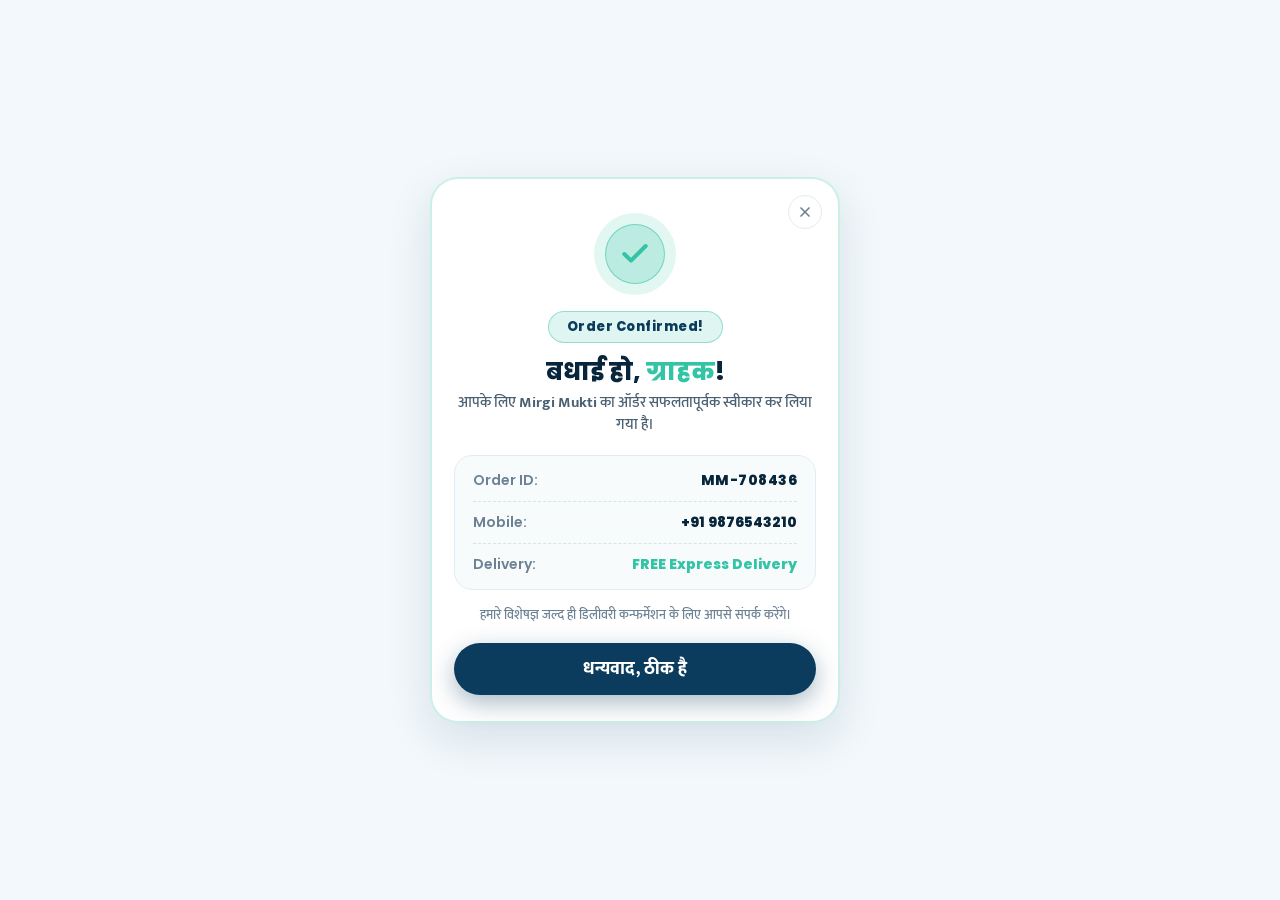
<file: thankyou.html>
<!DOCTYPE html>
<html lang="hi">

<head>
  <meta charset="UTF-8">
  <meta name="viewport" content="width=device-width, initial-scale=1.0, maximum-scale=1.0, user-scalable=no">
  <title>Order Confirmed | Mirgi Mukti</title>

  <!-- Google Fonts -->
  <link rel="preconnect" href="https://fonts.googleapis.com">
  <link rel="preconnect" href="https://fonts.gstatic.com" crossorigin>
  <link
    href="https://fonts.googleapis.com/css2?family=Mukta:wght@400;500;600;700;800&family=Poppins:wght@400;500;600;700;800&display=swap"
    rel="stylesheet">

  <link rel="stylesheet" href="css/style.css?v=thankyou_page_v1">

  <style>
    body {
      background-color: #F2F8FB;
      min-height: 100vh;
      display: flex;
      align-items: center;
      justify-content: center;
      padding: 20px 16px;
      margin: 0;
      font-family: 'Poppins', 'Mukta', sans-serif;
    }

    .thankyou-standalone-container {
      width: 100%;
      max-width: 420px;
      margin: 0 auto;
    }
  </style>
</head>

<body>

  <div class="thankyou-standalone-container">
    <div class="thankyou-modal-card" style="box-shadow: 0 16px 45px rgba(11, 60, 93, 0.12); border: 2px solid rgba(51, 195, 165, 0.25);">

      <!-- Close Button / Home Link -->
      <a href="index.html" class="modal-close-btn" aria-label="Home">
        <svg viewBox="0 0 24 24" width="16" height="16" fill="none" stroke="currentColor" stroke-width="2.5"
          stroke-linecap="round" stroke-linejoin="round">
          <line x1="18" y1="6" x2="6" y2="18"></line>
          <line x1="6" y1="6" x2="18" y2="18"></line>
        </svg>
      </a>

      <!-- Success Checkmark Circle with concentric rings -->
      <div class="thankyou-check-outer">
        <div class="thankyou-check-inner">
          <svg viewBox="0 0 24 24" width="32" height="32" fill="none" stroke="#33C3A5" stroke-width="3"
            stroke-linecap="round" stroke-linejoin="round">
            <polyline points="20 6 9 17 4 12"></polyline>
          </svg>
        </div>
      </div>

      <!-- Pill Tag -->
      <div class="thankyou-pill-tag">
        <span>Order Confirmed!</span>
      </div>

      <!-- Greeting & Product Line -->
      <h3 class="thankyou-greet-title">बधाई हो, <span class="thankyou-user-name" id="pageUserName">ग्राहक</span>!</h3>
      <p class="thankyou-greet-sub">
        आपके लिए <strong>Mirgi Mukti</strong> का ऑर्डर सफलतापूर्वक स्वीकार कर लिया गया है।
      </p>

      <!-- Order Details Summary Box -->
      <div class="thankyou-details-box">
        <div class="detail-row">
          <span class="detail-label">Order ID:</span>
          <strong class="detail-value order-id-val" id="pageOrderId">MM-758921</strong>
        </div>
        <div class="detail-divider"></div>
        <div class="detail-row">
          <span class="detail-label">Mobile:</span>
          <strong class="detail-value phone-val" id="pageUserPhone">+91 9675658678</strong>
        </div>
        <div class="detail-divider"></div>
        <div class="detail-row">
          <span class="detail-label">Delivery:</span>
          <strong class="detail-value delivery-val">FREE Express Delivery</strong>
        </div>
      </div>

      <!-- Expert Callout Note -->
      <p class="thankyou-callout-note">
        हमारे विशेषज्ञ जल्द ही डिलीवरी कन्फर्मेशन के लिए आपसे संपर्क करेंगे।
      </p>

      <!-- Action Button -->
      <a href="index.html" class="thankyou-confirm-btn" style="text-decoration: none;">
        <span>धन्यवाद, ठीक है</span>
      </a>

    </div>
  </div>

  <script>
    // Read URL parameters or SessionStorage
    document.addEventListener('DOMContentLoaded', () => {
      const urlParams = new URLSearchParams(window.location.search);
      const name = urlParams.get('name') || sessionStorage.getItem('orderName') || 'ग्राहक';
      const phone = urlParams.get('phone') || sessionStorage.getItem('orderPhone') || '9876543210';
      const orderId = urlParams.get('order_id') || sessionStorage.getItem('orderId') || ('MM-' + Math.floor(100000 + Math.random() * 900000));

      document.getElementById('pageUserName').textContent = name;
      document.getElementById('pageUserPhone').textContent = '+91 ' + phone;
      document.getElementById('pageOrderId').textContent = orderId;
    });
  </script>

</body>

</html>
</file>
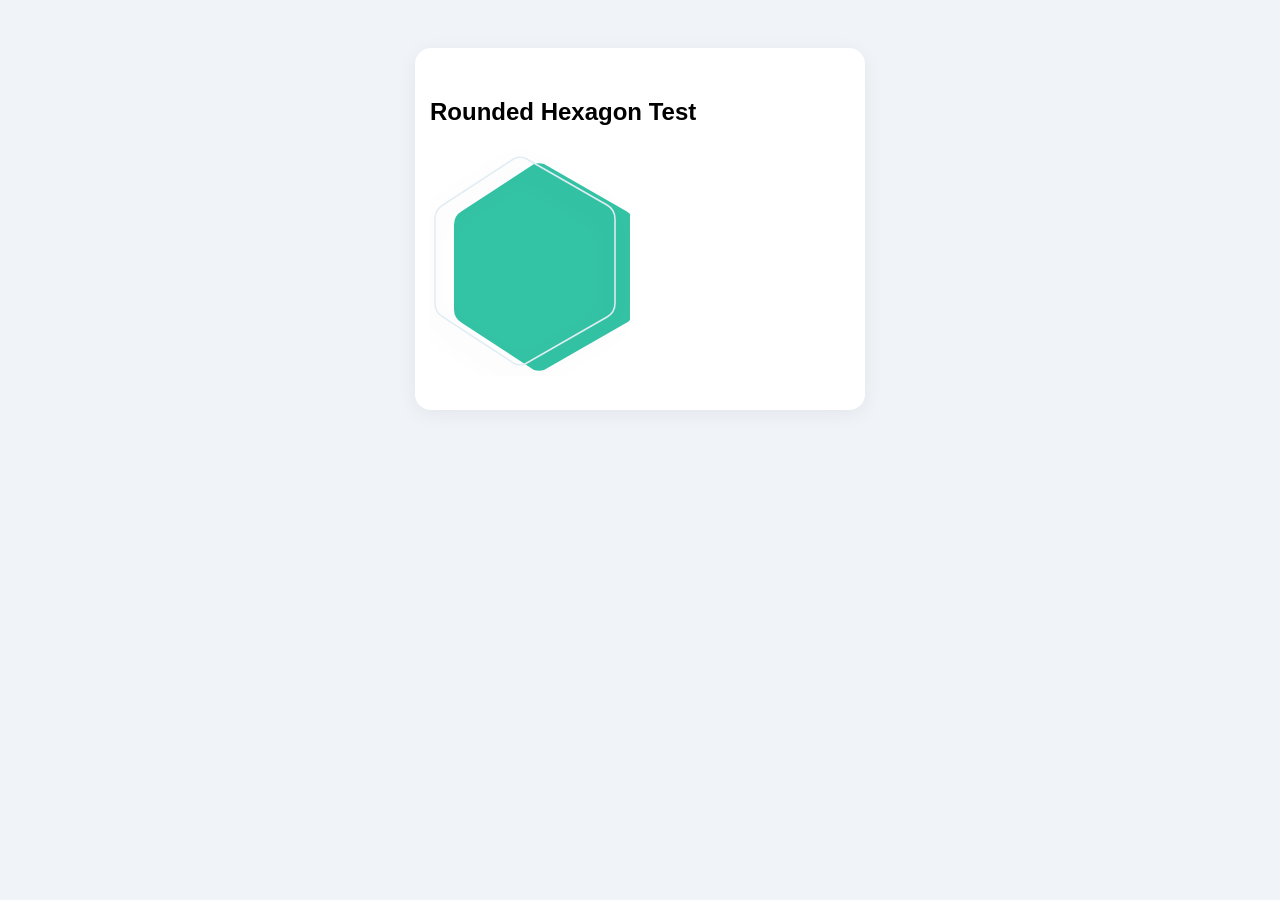
<file: scratch/test_hex.html>
<!DOCTYPE html>
<html lang="hi">
<head>
<meta charset="UTF-8">
<meta name="viewport" content="width=device-width, initial-scale=1.0">
<title>Hex Test</title>
<style>
  body {
    background: #f0f4f8;
    display: flex;
    justify-content: center;
    padding: 40px 10px;
    font-family: sans-serif;
  }
  .test-container {
    width: 420px;
    background: #ffffff;
    padding: 30px 15px;
    border-radius: 16px;
    box-shadow: 0 4px 20px rgba(0,0,0,0.06);
  }
  .hex-wrap {
    position: relative;
    width: 190px;
    height: 220px;
  }
</style>
</head>
<body>
<div class="test-container">
  <h2>Rounded Hexagon Test</h2>
  <svg width="200" height="230" viewBox="0 0 200 230">
    <defs>
      <filter id="hexDrop" x="-20%" y="-15%" width="140%" height="140%">
        <feDropShadow dx="0" dy="10" stdDeviation="12" flood-color="#0b3c5d" flood-opacity="0.16" />
      </feDropShadow>
      <linearGradient id="cardGrad" x1="0" y1="0" x2="0" y2="1">
        <stop offset="0%" stop-color="#ffffff" />
        <stop offset="100%" stop-color="#f8fcfe" />
      </linearGradient>
    </defs>
    <!-- Backplate (Teal) shifted right -->
    <path d="M 100,12 
             L 182,59 A 16,16 0 0,1 190,73
             L 190,157 A 16,16 0 0,1 182,171
             L 100,218 A 16,16 0 0,1 90,218
             L 18,171 A 16,16 0 0,1 10,157
             L 10,73 A 16,16 0 0,1 18,59
             L 90,12 A 16,16 0 0,1 100,12 Z"
          fill="#33c3a5"
          transform="translate(14, 6)" />
          
    <!-- Main White Card with Shadow -->
    <path d="M 95,12 
             L 177,59 A 16,16 0 0,1 185,73
             L 185,157 A 16,16 0 0,1 177,171
             L 95,218 A 16,16 0 0,1 85,218
             L 13,171 A 16,16 0 0,1 5,157
             L 5,73 A 16,16 0 0,1 13,59
             L 85,12 A 16,16 0 0,1 95,12 Z"
          fill="url(#cardGrad)"
          stroke="#e2edf3"
          stroke-width="1.5"
          filter="url(#hexDrop)" />
  </svg>
</div>
</body>
</html>
</file>
<file: css/style.css>
html {
  scroll-behavior: smooth;
}

@import url('https://fonts.googleapis.com/css2?family=Mukta:wght@400;500;600;700;800&family=Poppins:wght@300;400;500;600;700;800&family=Rozha+One&family=Tiro+Devanagari+Hindi:ital@0;1&display=swap');

:root {
  --bg-page: #F2F8FB;
  --navy-primary: #0B3C5D;
  --navy-dark: #062338;
  --navy-deep: #041726;
  --mint-accent: #33C3A5;
  --mint-light: #6ee7b7;
  --mint-glow: rgba(51, 195, 165, 0.45);
  --text-white: #ffffff;
  --text-soft: #d5e7f2;
}

* {
  margin: 0;
  padding: 0;
  box-sizing: border-box;
}

body {
  font-family: 'Poppins', 'Mukta', sans-serif;
  background-color: var(--bg-page);
  color: var(--navy-primary);
  min-height: 100vh;
  display: flex;
  justify-content: center;
  align-items: flex-start;
  padding: 0;
  margin: 0;
}

/* =========================================================
   MOBILE-FIRST CONTAINER: MAX-WIDTH 450px (SEAMLESS FULL-FLUSH)
   ========================================================= */
.mobile-wrapper {
  width: 100%;
  max-width: 450px;
  margin: 0 auto;
  background: #ffffff;
  box-shadow: 0 0 35px rgba(11, 60, 93, 0.1);
  position: relative;
  border: none;
  border-radius: 0;
  overflow: hidden;
}

/* =========================================================
   1. HERO / HOOK SECTION (OFFICIAL GRAPHIC BANNER - SEAMLESS CONNECTED)
   ========================================================= */
.hero-banner {
  position: relative;
  width: 100%;
  line-height: 0;
  display: block;
  overflow: hidden;
  background: #F2F8FB;
  margin: 0;
  padding: 0;
  border: none;
  box-shadow: none;
}

.hero-main-banner-img {
  width: 100%;
  height: auto;
  display: block;
  object-fit: cover;
}

/* =========================================================
   2. PROBLEM / PAIN DETAILING SECTION (LIGHT LUXURY THEME - SEAMLESS CONNECTED)
   ========================================================= */
.problem-detailing-section.light-theme {
  position: relative;
  width: 100%;
  background: linear-gradient(180deg, #F2F8FB 0%, #FFFFFF 40%, #F5FAFA 100%);
  border-radius: 0;
  margin-top: 0;
  padding: 24px 14px 16px 14px;
  box-shadow: none;
  border: none;
  border-top: 1px solid rgba(51, 195, 165, 0.18);
  overflow: hidden;
}

/* Header Elements */
.problem-header {
  text-align: center;
  margin-bottom: 16px;
  position: relative;
  z-index: 2;
}

.problem-tag {
  display: inline-flex;
  align-items: center;
  gap: 8px;
  font-size: 12.5px;
  font-weight: 700;
  letter-spacing: 1.5px;
  text-transform: uppercase;
  color: var(--navy-primary);
  background: rgba(51, 195, 165, 0.15);
  border: 1px solid rgba(51, 195, 165, 0.45);
  padding: 6px 18px;
  border-radius: 30px;
}

.problem-tag .tag-pulse {
  width: 6px;
  height: 6px;
  background: var(--mint-accent);
  border-radius: 50%;
  box-shadow: 0 0 6px var(--mint-accent);
}

.light-theme .problem-title {
  font-family: 'Mukta', 'Tiro Devanagari Hindi', sans-serif;
  font-size: 28px;
  line-height: 1.35;
  font-weight: 800;
  color: var(--navy-primary);
  margin-top: 14px;
  letter-spacing: -0.3px;
}

.light-theme .problem-subtitle {
  font-family: 'Mukta', 'Poppins', sans-serif;
  font-size: 16px;
  color: #2F4E64;
  margin-top: 8px;
  line-height: 1.5;
  font-weight: 500;
}

/* Weaving Dotted Support Trail Container */
.support-trail-container {
  position: relative;
  width: 100%;
  margin-top: 24px;
  display: flex;
  flex-direction: column;
  gap: 28px;
}

/* Connecting SVG Dotted Trail */
.trail-connecting-svg {
  position: absolute;
  left: 0;
  top: 0;
  width: 100%;
  height: 100%;
  pointer-events: none;
  z-index: 1;
}

/* Row Item */
.support-trail-row {
  position: relative;
  z-index: 2;
  display: flex;
  align-items: center;
  justify-content: space-between;
  gap: 14px;
  width: 100%;
  opacity: 0;
  transform: translateY(22px);
  transition: opacity 0.6s cubic-bezier(0.16, 1, 0.3, 1), transform 0.6s cubic-bezier(0.16, 1, 0.3, 1);
}

.support-trail-row.is-visible {
  opacity: 1;
  transform: translateY(0);
}

/* Staggered Delay for Smooth Waterfall Appearance */
.support-trail-row:nth-child(1) { transition-delay: 0.05s; }
.support-trail-row:nth-child(2) { transition-delay: 0.12s; }
.support-trail-row:nth-child(3) { transition-delay: 0.2s; }
.support-trail-row:nth-child(4) { transition-delay: 0.28s; }
.support-trail-row:nth-child(5) { transition-delay: 0.35s; }
.support-trail-row:nth-child(6) { transition-delay: 0.42s; }

/* Circular Image Frame */
.trail-circle-wrap {
  flex-shrink: 0;
  width: 116px;
  height: 116px;
  display: flex;
  align-items: center;
  justify-content: center;
}

.trail-circle-img-box {
  position: relative;
  width: 112px;
  height: 112px;
  border-radius: 50%;
  border: 4px solid var(--mint-accent);
  overflow: visible;
  background: #ffffff;
  box-shadow: 0 10px 24px rgba(11, 60, 93, 0.14), 0 0 18px rgba(51, 195, 165, 0.3);
  transition: transform 0.35s ease, box-shadow 0.35s ease;
}

.support-trail-row:hover .trail-circle-img-box {
  transform: scale(1.05);
  box-shadow: 0 12px 28px rgba(11, 60, 93, 0.2), 0 0 24px rgba(51, 195, 165, 0.45);
}

.trail-circle-img {
  width: 100%;
  height: 100%;
  border-radius: 50%;
  object-fit: cover;
  display: block;
  image-rendering: -webkit-optimize-contrast;
  transform: translateZ(0);
  backface-visibility: hidden;
}

/* Number Badge on Circle */
.trail-num-badge {
  position: absolute;
  top: -4px;
  right: -4px;
  width: 32px;
  height: 32px;
  background: var(--navy-primary);
  color: #ffffff;
  border: 2px solid var(--mint-accent);
  border-radius: 50%;
  display: flex;
  align-items: center;
  justify-content: center;
  font-family: 'Poppins', sans-serif;
  font-size: 15px;
  font-weight: 800;
  box-shadow: 0 4px 10px rgba(11, 60, 93, 0.25);
  z-index: 5;
}

.row-circle-right .trail-num-badge {
  left: -4px;
  right: auto;
}

/* Rounded Text Card Box */
.trail-card-box {
  flex: 1;
  min-width: 0;
  background: linear-gradient(135deg, #ffffff 0%, #F5FAF9 100%);
  border-radius: 20px;
  padding: 16px 18px;
  border: 1.5px solid rgba(51, 195, 165, 0.35);
  box-shadow: 0 8px 24px rgba(11, 60, 93, 0.08), 0 2px 6px rgba(6, 35, 56, 0.03);
  transition: transform 0.35s ease, border-color 0.35s ease, box-shadow 0.35s ease;
}

.row-circle-left .trail-card-box {
  border-left: 4.5px solid var(--mint-accent);
}

.row-circle-right .trail-card-box {
  border-right: 4.5px solid var(--mint-accent);
}

.support-trail-row:hover .trail-card-box {
  transform: translateY(-2px);
  border-color: var(--mint-accent);
  box-shadow: 0 12px 28px rgba(11, 60, 93, 0.14), 0 0 15px rgba(51, 195, 165, 0.25);
}

.trail-card-title {
  font-family: 'Mukta', 'Poppins', sans-serif;
  font-size: 17.5px;
  font-weight: 800;
  color: var(--navy-primary);
  line-height: 1.3;
  display: flex;
  align-items: center;
  gap: 8px;
  margin-bottom: 6px;
}

.card-icon-dot {
  width: 8px;
  height: 8px;
  border-radius: 50%;
  background: var(--mint-accent);
  flex-shrink: 0;
  box-shadow: 0 0 7px var(--mint-accent);
}

.trail-card-desc {
  font-family: 'Mukta', sans-serif;
  font-size: 16.5px;
  line-height: 1.5;
  color: #2F4E64;
  font-weight: 500;
}

/* Mobile Responsiveness for Support Trail */
@media (max-width: 390px) {
  .light-theme .problem-title {
    font-size: 24px;
  }

  .trail-circle-wrap {
    width: 95px;
    height: 95px;
  }

  .trail-circle-img-box {
    width: 90px;
    height: 90px;
  }

  .trail-card-box {
    padding: 12px 14px;
  }

  .trail-card-title {
    font-size: 16px;
  }

  .trail-card-desc {
    font-size: 14.5px;
  }
}

/* =========================================================
   3. PRODUCT INTRODUCTION SECTION (SPLIT STAGE SHOWCASE - SEAMLESS CONNECTED)
   ========================================================= */
.product-intro-section {
  position: relative;
  width: 100%;
  background: #ffffff;
  border-radius: 0;
  margin-top: 0;
  padding: 16px 14px 18px 14px;
  box-shadow: none;
  border: none;
  overflow: hidden;
}

/* Header */
.product-header {
  text-align: center;
  margin-bottom: 12px;
}

.product-tag {
  display: inline-flex;
  align-items: center;
  gap: 8px;
  font-size: 14.5px;
  font-weight: 700;
  letter-spacing: 1.5px;
  text-transform: uppercase;
  color: var(--navy-primary);
  background: rgba(51, 195, 165, 0.15);
  border: 1px solid rgba(51, 195, 165, 0.45);
  padding: 6px 18px;
  border-radius: 30px;
}

.product-tag .product-pulse {
  width: 6px;
  height: 6px;
  background: var(--mint-accent);
  border-radius: 50%;
  box-shadow: 0 0 6px var(--mint-accent);
}

.product-main-title {
  font-family: 'Mukta', 'Tiro Devanagari Hindi', sans-serif;
  font-size: 28px;
  line-height: 1.35;
  font-weight: 800;
  color: var(--navy-primary);
  margin-top: 0;
  letter-spacing: -0.3px;
}

/* =========================================================
   SPLIT-STAGE PRODUCT HERO (ONE SIDE LIGHT, ONE SIDE DARK)
   ========================================================= */
.split-product-hero-wrap {
  position: relative;
  width: 100%;
  border-radius: 26px;
  overflow: hidden;
  box-shadow: 0 16px 40px rgba(11, 60, 93, 0.22), 0 4px 14px rgba(6, 35, 56, 0.08);
  border: 2px solid var(--mint-accent);
  margin: 18px 0 24px 0;
  background: #ffffff;
  transition: transform 0.4s cubic-bezier(0.16, 1, 0.3, 1), box-shadow 0.4s ease, border-color 0.4s ease;
}

.split-product-hero-wrap:hover {
  transform: translateY(-3px);
  box-shadow: 0 24px 50px rgba(11, 60, 93, 0.3), 0 0 30px rgba(51, 195, 165, 0.38);
  border-color: var(--mint-accent);
}

.split-hero-img {
  width: 100%;
  height: auto;
  display: block;
  object-fit: contain;
}

/* 1. LEFT HALF: LIGHT BACKGROUND (#FFFFFF to #EDF6F3) */
.stage-left {
  width: 50%;
  height: 100%;
  background: linear-gradient(145deg, #ffffff 0%, #f4faf8 55%, #e2f2ee 100%);
  position: relative;
  overflow: hidden;
  display: flex;
  align-items: center;
  justify-content: flex-start;
  padding: 20px;
}

.stage-botanical-disc {
  position: absolute;
  right: -50px;
  top: 50%;
  transform: translateY(-50%);
  width: 250px;
  height: 250px;
  border-radius: 50%;
  background: radial-gradient(circle, rgba(51, 195, 165, 0.25) 0%, rgba(51, 195, 165, 0.1) 55%, transparent 75%);
  border: 2px dashed rgba(51, 195, 165, 0.45);
  pointer-events: none;
}

.stage-left-badge {
  position: absolute;
  top: 16px;
  left: 16px;
  font-family: 'Poppins', sans-serif;
  font-size: 10.5px;
  font-weight: 800;
  letter-spacing: 1.2px;
  color: var(--navy-primary);
  opacity: 0.8;
  text-transform: uppercase;
  z-index: 3;
}

.stage-left::before {
  content: '';
  position: absolute;
  top: -20px;
  left: -20px;
  width: 160px;
  height: 160px;
  border-radius: 50%;
  background: radial-gradient(circle, rgba(51, 195, 165, 0.2) 0%, transparent 70%);
  pointer-events: none;
}

/* 2. RIGHT HALF: DARK BACKGROUND (DEEP NAVY #051F33 to #0B3C5D) */
.stage-right {
  width: 50%;
  height: 100%;
  background: linear-gradient(160deg, #051F33 0%, var(--navy-primary) 65%, #041726 100%);
  position: relative;
  overflow: hidden;
  display: flex;
  align-items: center;
  justify-content: flex-end;
  padding-right: 14px;
}

.stage-right::after {
  content: '';
  position: absolute;
  bottom: -30px;
  right: -30px;
  width: 180px;
  height: 180px;
  border-radius: 50%;
  background: radial-gradient(circle, rgba(51, 195, 165, 0.25) 0%, transparent 70%);
  pointer-events: none;
}

/* Giant Vertical Watermark Typography on Dark Side (Orange Reference Style) */
.stage-watermark-text {
  writing-mode: vertical-rl;
  font-family: 'Poppins', 'Montserrat', sans-serif;
  font-size: 58px;
  font-weight: 900;
  letter-spacing: 7px;
  color: rgba(255, 255, 255, 0.18);
  user-select: none;
  pointer-events: none;
  line-height: 1;
  text-shadow: 0 0 20px rgba(51, 195, 165, 0.2);
}

/* 3. CENTER REAL BOTTLE (Overlaps the Light & Dark dividing seam) */
.stage-bottle-wrapper {
  position: absolute;
  left: 50%;
  top: 50%;
  transform: translate(-50%, -50%);
  z-index: 10;
  display: flex;
  flex-direction: column;
  align-items: center;
  justify-content: center;
  pointer-events: none;
}

.stage-bottle-img {
  width: auto;
  height: 330px;
  max-width: 240px;
  object-fit: contain;
  filter: drop-shadow(0 15px 25px rgba(0, 0, 0, 0.6));
  animation: bottleFloat 4.5s ease-in-out infinite alternate;
}

.stage-bottle-shadow {
  position: absolute;
  bottom: 6px;
  left: 50%;
  transform: translateX(-50%);
  width: 135px;
  height: 16px;
  background: radial-gradient(ellipse at center, rgba(0, 0, 0, 0.65) 0%, rgba(0, 0, 0, 0.2) 60%, transparent 80%);
  border-radius: 50%;
  filter: blur(3px);
  animation: shadowPulse 4.5s ease-in-out infinite alternate;
}

/* Center Dividing Seam Glow */
.split-product-stage::after {
  content: '';
  position: absolute;
  left: 50%;
  top: 0;
  bottom: 0;
  width: 2px;
  background: linear-gradient(180deg, rgba(51, 195, 165, 0.7) 0%, rgba(51, 195, 165, 0.15) 35%, transparent 50%, rgba(51, 195, 165, 0.15) 65%, rgba(51, 195, 165, 0.7) 100%);
  transform: translateX(-50%);
  z-index: 8;
  pointer-events: none;
}

/* Botanical Herbal Leaves */
.floating-leaf {
  position: absolute;
  z-index: 4;
  pointer-events: none;
}

.leaf-top-left {
  top: 25px;
  left: 15px;
  width: 55px;
  height: 55px;
  transform: rotate(-25deg);
  animation: leafFloat1 4.2s ease-in-out infinite alternate;
}

.leaf-bottom-left {
  bottom: 25px;
  left: 20px;
  width: 65px;
  height: 65px;
  transform: rotate(45deg);
  animation: leafFloat2 4.8s ease-in-out infinite alternate;
}

.leaf-behind-cap {
  top: 40px;
  left: 45px;
  width: 52px;
  height: 52px;
  transform: rotate(-15deg);
  z-index: 8;
  animation: leafFloat1 5s ease-in-out infinite alternate 0.5s;
}

/* PRODUCT DETAILS CONTENT BOXES (Exact Text Only) */
.product-details-flow {
  display: flex;
  flex-direction: column;
  gap: 14px;
  margin-top: 6px;
}

.product-info-card {
  background: #f7fafc;
  border: 1.5px solid rgba(51, 195, 165, 0.35);
  border-radius: 18px;
  padding: 16px 18px;
  box-shadow: 0 6px 16px rgba(11, 60, 93, 0.06);
  position: relative;
  opacity: 0;
  transform: translateY(20px);
  transition: opacity 0.6s cubic-bezier(0.16, 1, 0.3, 1), transform 0.6s cubic-bezier(0.16, 1, 0.3, 1), border-color 0.3s ease, box-shadow 0.3s ease;
}

.product-info-card.is-visible {
  opacity: 1;
  transform: translateY(0);
}

.product-info-card:hover {
  transform: translateY(-2px);
  border-color: var(--mint-accent);
  box-shadow: 0 10px 22px rgba(11, 60, 93, 0.12);
}

.product-info-card .info-text {
  font-family: 'Mukta', 'Poppins', sans-serif;
  font-size: 16.5px;
  line-height: 1.6;
  color: var(--navy-primary);
  font-weight: 500;
}

.product-info-card .highlight-brand {
  color: var(--navy-primary);
  font-weight: 800;
  background: linear-gradient(180deg, #33C3A5 0%, #0B3C5D 100%);
  -webkit-background-clip: text;
  -webkit-text-fill-color: transparent;
  display: inline-block;
  font-size: 18.5px;
}

/* Keyframe animations for Product Section */
@keyframes bottleFloat {
  0% { transform: translateY(0px) rotate(0deg); }
  50% { transform: translateY(-8px) rotate(0.4deg); }
  100% { transform: translateY(0px) rotate(0deg); }
}

@keyframes leafFloat1 {
  0% { transform: rotate(-25deg) translateY(0px); }
  50% { transform: rotate(-20deg) translateY(-6px); }
  100% { transform: rotate(-25deg) translateY(0px); }
}

@keyframes shadowPulse {
  0% { transform: translateX(-50%) scale(1); opacity: 0.8; }
  50% { transform: translateX(-50%) scale(0.85); opacity: 0.45; }
  100% { transform: translateX(-50%) scale(1); opacity: 0.8; }
}

@keyframes leafFloat2 {
  0% { transform: rotate(45deg) translateY(0px); }
  50% { transform: rotate(50deg) translateY(-7px); }
  100% { transform: rotate(45deg) translateY(0px); }
}

@media (max-width: 380px) {
  .product-main-title {
    font-size: 24px;
  }

  .split-product-stage {
    height: 330px;
  }

  .stage-bottle-img {
    height: 270px;
  }

  .stage-watermark-text {
    font-size: 44px;
    letter-spacing: 4px;
  }

  .product-info-card .info-text {
    font-size: 16.5px;
  }
}

/* =========================================================
   4. SPECIAL FEATURES SECTION (CURVED ARC PROCESS INFOGRAPHIC - SEAMLESS CONNECTED)
   ========================================================= */
.features-section {
  position: relative;
  width: 100%;
  background: #ffffff;
  border-radius: 0;
  margin-top: 0;
  padding: 16px 14px 18px 14px;
  box-shadow: none;
  border: none;
  border-top: 1px solid rgba(51, 195, 165, 0.16);
  overflow: hidden;
}

/* Header Tag */
.features-top-bar {
  text-align: center;
  margin-bottom: 12px;
}

.features-tag {
  display: inline-flex;
  align-items: center;
  gap: 8px;
  font-size: 12.5px;
  font-weight: 700;
  letter-spacing: 1.5px;
  text-transform: uppercase;
  color: var(--navy-primary);
  background: rgba(51, 195, 165, 0.15);
  border: 1px solid rgba(51, 195, 165, 0.45);
  padding: 6px 18px;
  border-radius: 30px;
}

.features-tag .features-pulse {
  width: 6px;
  height: 6px;
  background: var(--mint-accent);
  border-radius: 50%;
  box-shadow: 0 0 6px var(--mint-accent);
}

/* Main Curved Arc Container */
.features-arc-wrapper {
  position: relative;
  width: 100%;
  min-height: 520px;
  margin-top: 10px;
}

/* Left Side Pocket Title */
.features-left-pocket {
  position: absolute;
  left: 4px;
  top: 50%;
  transform: translateY(-50%);
  width: 125px;
  z-index: 6;
  text-align: left;
}

.features-pocket-title {
  font-family: 'Mukta', 'Tiro Devanagari Hindi', sans-serif;
  font-size: 24px;
  line-height: 1.25;
  font-weight: 800;
  color: var(--navy-primary);
  letter-spacing: -0.3px;
}

.features-pocket-title .brand-title {
  display: block;
  font-family: 'Poppins', sans-serif;
  font-size: 22px;
  font-weight: 800;
  color: var(--navy-primary);
  background: linear-gradient(180deg, #0B3C5D 0%, #0E7461 100%);
  -webkit-background-clip: text;
  -webkit-text-fill-color: transparent;
}

.features-pocket-title .highlight-title {
  color: #0E7461;
  font-weight: 800;
  font-size: 22px;
  display: inline-block;
  margin-top: 2px;
}

.features-mint-accent-bar {
  width: 42px;
  height: 4px;
  background: var(--mint-accent);
  border-radius: 3px;
  margin-top: 10px;
  box-shadow: 0 0 10px rgba(51, 195, 165, 0.5);
}

/* SVG Curved Dashed Line Connecting Nodes */
.features-arc-svg {
  position: absolute;
  left: 105px;
  top: 0;
  bottom: 0;
  width: 85px;
  height: 100%;
  pointer-events: none;
  z-index: 1;
}

/* Process Feature Nodes List */
.features-nodes-list {
  display: flex;
  flex-direction: column;
  gap: 26px;
  position: relative;
  z-index: 3;
  padding-left: 90px;
}

/* Feature Node Item (Offset geometry along C-curve arc) */
.feature-node-item {
  display: flex;
  align-items: center;
  gap: 16px;
  opacity: 0;
  transform: translateX(20px);
  transition: opacity 0.6s cubic-bezier(0.16, 1, 0.3, 1), transform 0.6s cubic-bezier(0.16, 1, 0.3, 1);
}

.feature-node-item.is-visible {
  opacity: 1;
  transform: translateX(0);
}

/* Curving offsets along arc */
.feature-node-item.node-pos-1 {
  padding-left: 4px;
}

.feature-node-item.node-pos-2 {
  padding-left: 36px;
}

.feature-node-item.node-pos-3 {
  padding-left: 36px;
}

.feature-node-item.node-pos-4 {
  padding-left: 4px;
}

/* Node Circle Image Frame (Enlarged as requested) */
.feature-node-circle {
  position: relative;
  width: 104px;
  height: 86px;
  min-width: 104px;
  border-radius: 50%;
  border: 3px solid var(--mint-accent);
  box-shadow: 0 10px 25px rgba(11, 60, 93, 0.18), 0 0 18px rgba(51, 195, 165, 0.35);
  background: #ffffff;
  padding: 3.5px;
  transition: transform 0.35s ease, box-shadow 0.35s ease;
}

.feature-node-item:hover .feature-node-circle {
  transform: scale(1.08);
  box-shadow: 0 12px 28px rgba(11, 60, 93, 0.25), 0 0 24px rgba(51, 195, 165, 0.5);
}

.feature-node-img {
  width: 100%;
  height: 100%;
  object-fit: cover;
  border-radius: 50%;
  display: block;
}

/* Node Number Badge (Enlarged) */
.node-num-badge {
  position: absolute;
  top: -4px;
  right: -4px;
  background: var(--navy-primary);
  color: #ffffff;
  font-family: 'Poppins', sans-serif;
  font-size: 14.5px;
  font-weight: 800;
  width: 26px;
  height: 26px;
  border-radius: 50%;
  display: flex;
  align-items: center;
  justify-content: center;
  border: 2px solid #ffffff;
  box-shadow: 0 3px 8px rgba(0, 0, 0, 0.35);
}

/* Node Content (Enlarged & Bold Typography) */
.feature-node-content {
  flex: 1;
  min-width: 0;
  background: #f8fbfb;
  border: 1.5px solid rgba(51, 195, 165, 0.28);
  border-radius: 18px;
  padding: 13px 16px;
  box-shadow: 0 4px 14px rgba(11, 60, 93, 0.05);
  transition: border-color 0.3s ease, background 0.3s ease, transform 0.3s ease;
}

.feature-node-item:hover .feature-node-content {
  border-color: var(--mint-accent);
  background: #ffffff;
  transform: translateX(4px);
  box-shadow: 0 8px 20px rgba(11, 60, 93, 0.1);
}

.feature-node-title {
  font-family: 'Mukta', 'Poppins', sans-serif;
  font-size: 18.5px;
  font-weight: 800;
  color: var(--navy-primary);
  line-height: 1.3;
  margin-bottom: 4px;
  letter-spacing: -0.2px;
}

.feature-node-desc {
  font-family: 'Mukta', sans-serif;
  font-size: 16.5px;
  line-height: 1.48;
  color: #2C3E50;
  font-weight: 500;
}

/* Media Query for Small Screens */
@media (max-width: 390px) {
  .features-left-pocket {
    width: 105px;
  }

  .features-pocket-title {
    font-size: 23px;
  }

  .features-pocket-title .brand-title {
    font-size: 21px;
  }

  .features-nodes-list {
    padding-left: 78px;
    gap: 20px;
  }

  .features-arc-svg {
    left: 92px;
    width: 70px;
  }

  .feature-node-circle {
    width: 72px;
    height: 72px;
    min-width: 72px;
  }

  .feature-node-item.node-pos-2,
  .feature-node-item.node-pos-3 {
    padding-left: 24px;
  }

  .feature-node-content {
    padding: 10px 12px;
  }

  .feature-node-title {
    font-size: 16.5px;
  }

  .feature-node-desc {
    font-size: 15px;
  }
}

/* =========================================================
   5. KEY INGREDIENTS SECTION (CHEVRON RIBBON INFOGRAPHIC - SEAMLESS CONNECTED)
   ========================================================= */
.ingredients-section {
  position: relative;
  width: 100%;
  background: #ffffff;
  border-radius: 0;
  margin-top: 0;
  padding: 16px 14px 20px 14px;
  box-shadow: none;
  border: none;
  border-top: 1px solid rgba(51, 195, 165, 0.16);
  overflow: hidden;
}

/* Section Header */
.ingredients-header {
  text-align: center;
  margin-bottom: 16px;
}

.ingredients-tag {
  display: inline-flex;
  align-items: center;
  gap: 8px;
  font-size: 12.5px;
  font-weight: 700;
  letter-spacing: 1.5px;
  text-transform: uppercase;
  color: var(--navy-primary);
  background: rgba(51, 195, 165, 0.15);
  border: 1px solid rgba(51, 195, 165, 0.45);
  padding: 6px 18px;
  border-radius: 30px;
}

.ingredients-tag .ingredients-pulse {
  width: 6px;
  height: 6px;
  background: var(--mint-accent);
  border-radius: 50%;
  box-shadow: 0 0 6px var(--mint-accent);
}

.ingredients-main-title {
  font-family: 'Mukta', 'Tiro Devanagari Hindi', sans-serif;
  font-size: 26px;
  line-height: 1.35;
  font-weight: 800;
  color: var(--navy-primary);
  margin-top: 12px;
  letter-spacing: -0.3px;
}

/* List of Ribbon Cards */
.ingredients-ribbon-list {
  display: flex;
  flex-direction: column;
  gap: 22px;
  margin-top: 8px;
}

/* Single Ribbon Card */
.ingredient-ribbon-card {
  position: relative;
  display: flex;
  align-items: center;
  width: 100%;
  opacity: 0;
  transform: translateY(22px);
  transition: opacity 0.6s cubic-bezier(0.16, 1, 0.3, 1), transform 0.6s cubic-bezier(0.16, 1, 0.3, 1);
}

.ingredient-ribbon-card.is-visible {
  opacity: 1;
  transform: translateY(0);
}

/* Left Thumbnail Area with Diagonal Paper Fold Effect (Enlarged) */
.ribbon-left-thumb-wrap {
  position: relative;
  z-index: 4;
  flex-shrink: 0;
  width: 120px;
  display: flex;
  align-items: center;
  justify-content: center;
}

.ribbon-thumb-circle {
  width: 114px;
  height: 114px;
  border-radius: 50%;
  border: 4px solid var(--mint-accent);
  box-shadow: 0 10px 26px rgba(11, 60, 93, 0.28), 0 0 16px rgba(51, 195, 165, 0.45);
  overflow: hidden;
  background: #ffffff;
  position: relative;
  z-index: 5;
  transition: transform 0.35s ease, box-shadow 0.35s ease;
}

.ingredient-ribbon-card:hover .ribbon-thumb-circle {
  transform: scale(1.08);
  box-shadow: 0 12px 30px rgba(11, 60, 93, 0.35), 0 0 22px rgba(51, 195, 165, 0.6);
}

.ribbon-thumb-img {
  width: 100%;
  height: 100%;
  object-fit: cover;
  display: block;
}

/* 3D Diagonal Fold Shadow (Reference match) */
.ribbon-diagonal-shadow {
  position: absolute;
  right: -14px;
  top: -8px;
  bottom: -8px;
  width: 32px;
  background: linear-gradient(135deg, rgba(6, 29, 46, 0.38) 0%, transparent 70%);
  transform: skewX(-20deg);
  pointer-events: none;
  z-index: 3;
}

/* Chevron Ribbon Body (Enlarged Height) */
.ribbon-body {
  position: relative;
  flex: 1;
  min-height: 114px;
  margin-left: -32px;
  padding: 16px 52px 16px 42px;
  display: flex;
  align-items: center;
  clip-path: polygon(32px 0%, calc(100% - 28px) 0%, 100% 50%, calc(100% - 28px) 100%, 0% 100%);
  filter: drop-shadow(0 8px 18px rgba(11, 60, 93, 0.2));
  transition: transform 0.35s ease, filter 0.35s ease;
  z-index: 2;
}

.ingredient-ribbon-card:hover .ribbon-body {
  transform: translateX(4px);
  filter: drop-shadow(0 12px 26px rgba(11, 60, 93, 0.3));
}

/* Text Content Inside Ribbon (Bigger Typography) */
.ribbon-text-content {
  flex: 1;
  min-width: 0;
}

.ribbon-title {
  font-family: 'Mukta', 'Poppins', sans-serif;
  font-size: 23px;
  font-weight: 800;
  color: #ffffff;
  line-height: 1.25;
  margin-bottom: 4px;
  text-shadow: 0 1px 3px rgba(0, 0, 0, 0.3);
  letter-spacing: -0.2px;
}

.ribbon-desc {
  font-family: 'Mukta', sans-serif;
  font-size: 16.5px;
  line-height: 1.45;
  color: rgba(255, 255, 255, 0.95);
  font-weight: 500;
  text-shadow: 0 1px 2px rgba(0, 0, 0, 0.2);
}

/* Diamond Number Badge at Chevron Tip (Enlarged) */
.ribbon-diamond-badge {
  position: absolute;
  right: 6px;
  top: 50%;
  transform: translateY(-50%) rotate(45deg);
  width: 46px;
  height: 46px;
  background: #ffffff;
  border: 2px solid var(--mint-accent);
  border-radius: 7px;
  box-shadow: 0 4px 12px rgba(11, 60, 93, 0.25), 0 0 10px rgba(51, 195, 165, 0.4);
  display: flex;
  align-items: center;
  justify-content: center;
  z-index: 6;
  transition: transform 0.35s ease;
}

.ingredient-ribbon-card:hover .ribbon-diamond-badge {
  transform: translateY(-50%) rotate(45deg) scale(1.08);
}

.diamond-num {
  transform: rotate(-45deg);
  font-family: 'Poppins', sans-serif;
  font-size: 16.5px;
  font-weight: 800;
  display: block;
}

/* Unified Identical Color for All 4 Ingredient Ribbons (No Different Colors) */
.ingredient-ribbon-card .ribbon-body,
.theme-mint .ribbon-body,
.theme-teal .ribbon-body,
.theme-navy-teal .ribbon-body,
.theme-navy .ribbon-body {
  background: linear-gradient(135deg, #07253B 0%, var(--navy-primary) 65%, #0C4E6D 100%);
}

.ingredient-ribbon-card .diamond-num,
.theme-mint .diamond-num,
.theme-teal .diamond-num,
.theme-navy-teal .diamond-num,
.theme-navy .diamond-num {
  color: var(--navy-primary);
}

/* Mobile Responsiveness for Ingredients Section */
@media (max-width: 390px) {
  .ingredients-main-title {
    font-size: 22px;
  }

  .ribbon-left-thumb-wrap {
    width: 104px;
  }

  .ribbon-thumb-circle {
    width: 98px;
    height: 98px;
  }

  .ribbon-body {
    min-height: 102px;
    padding: 14px 46px 14px 34px;
    clip-path: polygon(24px 0%, calc(100% - 20px) 0%, 100% 50%, calc(100% - 20px) 100%, 0% 100%);
  }

  .ribbon-title {
    font-size: 21px;
  }

  .ribbon-desc {
    font-size: 15px;
  }

  .ribbon-diamond-badge {
    width: 40px;
    height: 40px;
    right: 4px;
  }

  .diamond-num {
    font-size: 14.5px;
  }
}

/* ==========================================================================
   6. PRODUCT QUALITY & TRUST SECTION (INTERLOCKING HEXAGONS)
   ========================================================================== */
.quality-trust-section {
  position: relative;
  background: linear-gradient(180deg, #FFFFFF 0%, #F4F8FA 40%, #FFFFFF 100%);
  padding: 18px 14px 20px 14px;
  overflow: hidden;
  border-top: 1px solid rgba(51, 195, 165, 0.15);
}

.quality-header {
  text-align: center;
  margin-bottom: 16px;
}

.quality-tag {
  display: inline-flex;
  align-items: center;
  gap: 8px;
  background: rgba(51, 195, 165, 0.12);
  border: 1px solid rgba(51, 195, 165, 0.35);
  padding: 6px 16px;
  border-radius: 30px;
  color: var(--navy-primary);
  font-family: 'Poppins', sans-serif;
  font-size: 11px;
  font-weight: 700;
  letter-spacing: 1px;
  text-transform: uppercase;
  margin-bottom: 12px;
}

.quality-pulse {
  width: 7px;
  height: 7px;
  background: var(--mint-accent);
  border-radius: 50%;
  box-shadow: 0 0 8px var(--mint-accent);
  animation: pulseDot 2s infinite;
}

.quality-main-title {
  font-family: 'Mukta', 'Poppins', sans-serif;
  font-size: 25px;
  font-weight: 800;
  line-height: 1.3;
  color: var(--navy-primary);
  margin-bottom: 8px;
}

.quality-sub-desc {
  font-family: 'Mukta', 'Poppins', sans-serif;
  font-size: 16.5px;
  line-height: 1.5;
  color: #4A6B82;
  max-width: 380px;
  margin: 0 auto;
}

/* Interlocking Hexagon Chain */
.trust-hex-chain {
  position: relative;
  width: 100%;
  max-width: 380px;
  margin: 0 auto;
  display: flex;
  flex-direction: column;
  align-items: center;
  padding: 10px 0 20px 0;
}

.hex-item-wrap {
  position: relative;
  width: 206px;
  height: 240px;
  display: flex;
  align-items: center;
  justify-content: center;
  text-align: center;
  opacity: 0;
  transform: translateY(28px);
  transition: opacity 0.6s cubic-bezier(0.16, 1, 0.3, 1), transform 0.6s cubic-bezier(0.16, 1, 0.3, 1);
}

.hex-item-wrap.is-visible {
  opacity: 1;
  transform: translateY(0);
}

.hex-item-wrap:nth-child(1) { transition-delay: 0.05s; }
.hex-item-wrap:nth-child(2) { transition-delay: 0.16s; }
.hex-item-wrap:nth-child(3) { transition-delay: 0.27s; }
.hex-item-wrap:nth-child(4) { transition-delay: 0.38s; }

.hex-item-wrap:not(:first-child) {
  margin-top: -55px; /* Interlocking stagger overlap */
}

.hex-item-wrap.pos-right {
  margin-left: 96px;
  z-index: 1;
}

.hex-item-wrap.pos-left {
  margin-right: 96px;
  z-index: 2;
}

.hex-item-wrap:nth-child(3) {
  z-index: 3;
}

.hex-item-wrap:nth-child(4) {
  z-index: 4;
}

/* Backplate colored SVG */
.hex-backplate {
  position: absolute;
  top: 0;
  left: 0;
  width: 100%;
  height: 100%;
  z-index: 1;
  pointer-events: none;
  transition: transform 0.35s cubic-bezier(0.16, 1, 0.3, 1), filter 0.35s ease;
}

.pos-right .hex-backplate {
  transform: translate(14px, 4px);
}

.pos-left .hex-backplate {
  transform: translate(-14px, 4px);
}

/* Main Hexagon Card SVG */
.hex-main-bg {
  position: absolute;
  top: 0;
  left: 0;
  width: 100%;
  height: 100%;
  z-index: 2;
  filter: drop-shadow(0 14px 24px rgba(11, 60, 93, 0.16));
  transition: filter 0.35s ease, transform 0.35s cubic-bezier(0.16, 1, 0.3, 1);
}

/* Inside Content */
.hex-content {
  position: relative;
  z-index: 3;
  padding: 8px 12px 14px 12px;
  display: flex;
  flex-direction: column;
  align-items: center;
  justify-content: center;
  width: 100%;
  height: 100%;
  box-sizing: border-box;
  transform: translateY(-5px); /* Centers comfortably in the hexagon's wide zone */
  /* Guarantee nothing inside can ever overlap or cut into the backplate */
  clip-path: polygon(50% 3%, 95% 27%, 95% 73%, 50% 97%, 5% 73%, 5% 27%);
}

/* Prominent Certificate Logo Box (Harmonious & Balanced) */
.hex-badge-box {
  width: 110px;
  height: 92px;
  margin-bottom: 3px;
  display: flex;
  align-items: center;
  justify-content: center;
  background: transparent;
  border: none;
  box-shadow: none;
  padding: 0;
  position: relative;
}

.hex-badge-img {
  max-width: 100%;
  max-height: 100%;
  object-fit: contain;
  display: block;
  mix-blend-mode: multiply; /* Removes any white rectangular background */
  filter: contrast(1.08);
  transform: scale(var(--img-scale, 1));
  transition: transform 0.3s cubic-bezier(0.16, 1, 0.3, 1);
}

/* Individual Badge Optical Sizing */
/* 1. GMP: Round circular badge with zero square corners spilling into backplate */
.badge-box-gmp {
  width: 94px;
  height: 94px;
  border-radius: 50%;
  overflow: hidden;
  margin-bottom: 4px;
  display: flex;
  align-items: center;
  justify-content: center;
}
.badge-box-gmp .hex-badge-img {
  --img-scale: 1.18;
  width: 100%;
  height: 100%;
  object-fit: cover;
  border-radius: 50%;
}

/* 2. FSSAI: Constrained so the horizontal wordmark doesn't look oversized */
.badge-box-fssai {
  width: 105px;
  height: 80px;
  overflow: hidden;
  margin-bottom: 4px;
}
.badge-box-fssai .hex-badge-img {
  --img-scale: 0.90;
  max-width: 95px;
  max-height: 52px;
}

/* 3. LAB TESTED: Perfectly scaled so seal + title have plenty of room, zero clipping */
.badge-box-lab {
  width: 110px;
  height: 84px;
  margin-bottom: 3px;
}
.badge-box-lab .hex-badge-img {
  --img-scale: 1.02;
  max-width: 106px;
  max-height: 78px;
}

/* 4. ISO: Balanced circular seal */
.badge-box-iso {
  width: 92px;
  height: 92px;
  border-radius: 50%;
  overflow: hidden;
  margin-bottom: 4px;
  display: flex;
  align-items: center;
  justify-content: center;
}
.badge-box-iso .hex-badge-img {
  --img-scale: 1.08;
  width: 100%;
  height: 100%;
  object-fit: cover;
  border-radius: 50%;
}

.hex-card-title {
  font-family: 'Poppins', sans-serif;
  color: var(--navy-primary);
  font-size: 16px;
  font-weight: 800;
  letter-spacing: 0.6px;
  margin: 3px 0 0 0;
  text-transform: uppercase;
  line-height: 1.2;
}

.hex-item-wrap:hover .hex-badge-img {
  transform: scale(calc(var(--img-scale, 1) * 1.05));
}

/* Hover effects */
.hex-item-wrap:hover {
  transform: translateY(-4px) scale(1.02);
}

.hex-item-wrap:hover .hex-main-bg {
  filter: drop-shadow(0 18px 28px rgba(11, 60, 93, 0.22));
}

.hex-item-wrap.pos-right:hover .hex-backplate {
  transform: translate(18px, 6px);
}

.hex-item-wrap.pos-left:hover .hex-backplate {
  transform: translate(-18px, 6px);
}

/* Responsive adjustment for extra-small mobile */
@media (max-width: 390px) {
  .quality-main-title {
    font-size: 22px;
  }
  
  .hex-item-wrap {
    width: 188px;
    height: 220px;
  }
  
  .hex-item-wrap:not(:first-child) {
    margin-top: -50px;
  }

  .hex-item-wrap.pos-right {
    margin-left: 88px;
  }

  .hex-item-wrap.pos-left {
    margin-right: 88px;
  }

  .badge-box-gmp {
    width: 84px;
    height: 84px;
  }

  .badge-box-iso {
    width: 82px;
    height: 82px;
  }

  .badge-box-lab {
    width: 98px;
    height: 74px;
  }

  .badge-box-fssai {
    width: 95px;
    height: 70px;
  }

  .hex-card-title {
    font-size: 14.5px;
    margin-top: 2px;
  }
}


/* ==========================================
   7. CUSTOMER EXPERIENCES (REVIEWS) SECTION
   ========================================== */
.customer-reviews-section {
  position: relative;
  width: 100%;
  max-width: 450px;
  margin: 0 auto;
  padding: 20px 14px 22px 14px;
  background: linear-gradient(180deg, #FFFFFF 0%, #F5F9FA 45%, #EDF4F7 100%);
  box-sizing: border-box;
}

.reviews-header {
  text-align: center;
  margin-bottom: 16px;
}

.reviews-pill-tag {
  display: inline-block;
  padding: 5px 16px;
  background: rgba(51, 195, 165, 0.14);
  border: 1px solid rgba(51, 195, 165, 0.4);
  border-radius: 50px;
  color: var(--navy-primary, #0B3C5D);
  font-size: 13px;
  font-weight: 700;
  letter-spacing: 0.8px;
  text-transform: uppercase;
  margin-bottom: 10px;
  font-family: 'Poppins', sans-serif;
}

.reviews-main-title {
  font-family: 'Poppins', 'Mukta', sans-serif;
  font-size: 26px;
  font-weight: 800;
  color: #07253B;
  margin: 0 0 8px 0;
  line-height: 1.25;
}

.reviews-sub-title {
  font-family: 'Mukta', sans-serif;
  font-size: 14.5px;
  color: #4A6072;
  margin: 0;
  line-height: 1.5;
  font-weight: 500;
}

/* Reviews Cards List */
.reviews-cards-list {
  display: flex;
  flex-direction: column;
  gap: 18px;
  width: 100%;
  box-sizing: border-box;
}

/* Individual Review Card (Exact structure as reference) */
.review-card-item {
  background: #FFFFFF;
  border: 2px solid var(--navy-primary, #0B3C5D);
  border-radius: 20px;
  padding: 16px 14px 14px 14px;
  display: flex;
  gap: 14px;
  position: relative;
  box-shadow: 0 8px 24px rgba(11, 60, 93, 0.08);
  transition: transform 0.3s cubic-bezier(0.16, 1, 0.3, 1), box-shadow 0.3s ease;
  box-sizing: border-box;
  overflow: hidden;
}

.review-card-item:hover {
  transform: translateY(-3px);
  box-shadow: 0 14px 30px rgba(11, 60, 93, 0.14);
}

/* Left Column: Avatar & Location Badge */
.review-left-col {
  display: flex;
  flex-direction: column;
  align-items: center;
  flex-shrink: 0;
  width: 72px;
}

.review-avatar-circle {
  width: 66px;
  height: 66px;
  border-radius: 50%;
  overflow: hidden;
  border: 2.5px solid var(--navy-primary, #0B3C5D);
  box-shadow: 0 4px 12px rgba(11, 60, 93, 0.18);
  background: #EEF3F6;
}

.review-avatar-img {
  width: 100%;
  height: 100%;
  object-fit: cover;
  display: block;
}

.review-city-badge {
  margin-top: 5px;
  background: var(--navy-primary, #0B3C5D);
  color: #FFFFFF;
  font-family: 'Mukta', sans-serif;
  font-size: 12px;
  font-weight: 700;
  padding: 3px 10px;
  border-radius: 12px;
  text-align: center;
  white-space: nowrap;
  box-shadow: 0 2px 6px rgba(11, 60, 93, 0.22);
}

/* Right Column: Name, Stars, Review Text */
.review-right-col {
  flex: 1;
  display: flex;
  flex-direction: column;
  min-width: 0;
  position: relative;
  padding-bottom: 6px;
}

.review-author-row {
  display: flex;
  justify-content: space-between;
  align-items: center;
  margin-bottom: 6px;
  flex-wrap: wrap;
  gap: 4px;
}

.review-author-name {
  font-family: 'Poppins', 'Mukta', sans-serif;
  font-size: 18px;
  font-weight: 800;
  color: var(--navy-primary, #0B3C5D);
  margin: 0;
  line-height: 1.2;
}

.review-stars-box {
  color: #33C3A5;
  font-size: 15px;
  letter-spacing: 2px;
  line-height: 1;
  flex-shrink: 0;
}

.review-text-content {
  font-family: 'Mukta', sans-serif;
  font-size: 14.5px;
  line-height: 1.55;
  color: #1E293B;
  margin: 0;
  font-weight: 500;
}

.review-quote-watermark {
  position: absolute;
  right: 0;
  bottom: -10px;
  font-size: 44px;
  line-height: 1;
  font-family: Georgia, serif;
  color: var(--mint-accent, #33C3A5);
  opacity: 0.22;
  pointer-events: none;
  user-select: none;
}

/* Responsive adjustment for extra small screens */
@media (max-width: 380px) {
  .reviews-main-title {
    font-size: 23px;
  }
  
  .review-card-item {
    gap: 10px;
    padding: 14px 10px 12px 10px;
  }

  .review-left-col {
    width: 64px;
  }

  .review-avatar-circle {
    width: 58px;
    height: 58px;
  }

  .review-city-badge {
    font-size: 11px;
    padding: 2px 8px;
  }

  .review-author-name {
    font-size: 16.5px;
  }

  .review-stars-box {
    font-size: 13.5px;
    letter-spacing: 1.5px;
  }

  .review-text-content {
    font-size: 13.5px;
  }
}


/* ==========================================
   8. DOCTOR RECOMMENDATION SECTION
   ========================================== */
.doctor-rec-section {
  position: relative;
  width: 100%;
  max-width: 450px;
  margin: 0 auto;
  padding: 20px 14px 22px 14px;
  background: linear-gradient(180deg, #071927 0%, #0D2338 50%, #061623 100%);
  box-sizing: border-box;
}

.doctor-pill-wrapper {
  display: flex;
  justify-content: flex-start;
  margin-bottom: 16px;
}

.doctor-pill-badge {
  display: inline-flex;
  align-items: center;
  gap: 7px;
  padding: 6px 16px;
  background: rgba(255, 255, 255, 0.08);
  border: 1px solid rgba(255, 255, 255, 0.18);
  border-radius: 50px;
  color: #E2EDF8;
  font-size: 13.5px;
  font-weight: 700;
  font-family: 'Poppins', sans-serif;
  letter-spacing: 0.4px;
  backdrop-filter: blur(8px);
}

.doctor-pill-icon {
  font-size: 15px;
}

/* Main Showcase Card */
.doctor-showcase-card {
  background: #111E2E;
  border: 1.5px solid rgba(51, 195, 165, 0.3);
  border-radius: 22px;
  padding: 14px 14px 20px 14px;
  box-shadow: 0 16px 40px rgba(0, 0, 0, 0.45);
  box-sizing: border-box;
}

/* Doctor & Product Visual Frame */
.doctor-visual-frame {
  position: relative;
  width: 100%;
  height: 270px;
  border-radius: 18px;
  overflow: hidden;
  background: #08121D;
}

.doctor-main-img {
  width: 100%;
  height: 100%;
  object-fit: cover;
  object-position: top center;
  display: block;
}

/* Foreground 3D Product Bottle (Matching reference image) */
.doctor-bottle-overlay {
  position: absolute;
  right: 10px;
  bottom: 2px;
  width: 116px;
  z-index: 3;
  filter: drop-shadow(0 10px 18px rgba(0, 0, 0, 0.55));
}

.doctor-overlay-bottle-img {
  width: 100%;
  height: auto;
  display: block;
}

/* Verified Expert Badge */
.doctor-verified-badge {
  position: absolute;
  left: 12px;
  bottom: 12px;
  z-index: 4;
  background: rgba(7, 21, 33, 0.82);
  backdrop-filter: blur(10px);
  border: 1px solid rgba(255, 255, 255, 0.22);
  border-radius: 50px;
  padding: 5px 12px;
  display: flex;
  align-items: center;
  gap: 6px;
  color: #FFFFFF;
  font-family: 'Poppins', sans-serif;
  font-size: 10.5px;
  font-weight: 800;
  letter-spacing: 0.8px;
  text-transform: uppercase;
  box-shadow: 0 4px 14px rgba(0, 0, 0, 0.35);
}

.verified-check-icon {
  color: #33C3A5;
}

/* Doctor Details & Recommendation Body */
.doctor-content-block {
  padding: 18px 4px 0 4px;
}

.doctor-specialty-title {
  font-family: 'Poppins', 'Mukta', sans-serif;
  font-size: 22px;
  font-weight: 800;
  color: #FFFFFF;
  margin: 0 0 12px 0;
  letter-spacing: 0.4px;
}

/* Quote Callout Box with Left Accent Line */
.doctor-quote-box {
  background: rgba(255, 255, 255, 0.05);
  border-left: 3.5px solid #33C3A5;
  border-radius: 0 14px 14px 0;
  padding: 15px 14px 15px 16px;
  margin-bottom: 14px;
}

.doctor-quote-text {
  font-family: 'Mukta', sans-serif;
  font-size: 14.5px;
  line-height: 1.62;
  color: #D6E4EE;
  margin: 0;
  font-style: italic;
  font-weight: 400;
}

/* Doctor Signature & Credentials */
.doctor-signature-row {
  text-align: right;
  padding-right: 4px;
}

.doctor-name-tag {
  font-family: 'Poppins', sans-serif;
  font-size: 16.5px;
  font-weight: 700;
  color: #FFFFFF;
  margin-bottom: 2px;
}

.doctor-degree-tag {
  font-family: 'Mukta', sans-serif;
  font-size: 12.5px;
  color: #33C3A5;
  font-weight: 600;
  letter-spacing: 0.3px;
}

/* Responsive adjustment for extra-small mobile */
@media (max-width: 380px) {
  .doctor-visual-frame {
    height: 235px;
  }
  
  .doctor-bottle-overlay {
  position: absolute;
  right: 10px;
  bottom: 2px;
  width: 116px;
  z-index: 3;
  filter: drop-shadow(0 10px 18px rgba(0, 0, 0, 0.55));
}

  .doctor-specialty-title {
    font-size: 20px;
  }

  .doctor-quote-text {
    font-size: 13.5px;
  }

  .doctor-name-tag {
    font-size: 15.5px;
  }
}


/* ==========================================
   9. SPECIAL OFFER & PRODUCT SHOWCASE SECTION
   Palette: #F2F8FB (Light), #0B3C5D (Navy), #33C3A5 (Mint)
   ========================================== */
.offer-cta-section {
  position: relative;
  width: 100%;
  max-width: 450px;
  margin: 0 auto;
  padding: 18px 14px 22px 14px;
  background: #F2F8FB;
  box-sizing: border-box;
}

/* Luxury Navy Card Container (#0B3C5D) */
.offer-luxury-card {
  position: relative;
  width: 100%;
  background: #0B3C5D;
  border: 2px solid #33C3A5;
  border-radius: 28px;
  padding: 28px 18px 30px 18px;
  box-shadow: 0 18px 45px rgba(11, 60, 93, 0.28);
  box-sizing: border-box;
  display: flex;
  flex-direction: column;
  align-items: center;
  text-align: center;
}

/* Top Encouraging Subtitle (#F2F8FB) */
.offer-top-heading {
  font-family: 'Poppins', 'Mukta', sans-serif;
  font-size: 23px;
  font-weight: 800;
  color: #FFFFFF;
  margin: 0 0 22px 0;
  line-height: 1.35;
  text-align: center;
  letter-spacing: -0.2px;
  padding: 0 8px;
}

.offer-top-subtitle {
  font-family: 'Poppins', 'Mukta', sans-serif;
  font-size: 23px;
  font-weight: 800;
  color: #FFFFFF;
  margin: 0 0 22px 0;
  line-height: 1.35;
  text-align: center;
}

/* Product Image Spotlight Circle */
.offer-product-spotlight {
  margin-bottom: 20px;
  display: flex;
  justify-content: center;
  align-items: center;
}

.offer-spotlight-circle {
  width: 175px;
  height: 175px;
  border-radius: 50%;
  background: radial-gradient(circle, rgba(51, 195, 165, 0.35) 0%, #0B3C5D 72%);
  border: 2.5px solid #33C3A5;
  box-shadow: 0 12px 34px rgba(51, 195, 165, 0.32);
  display: flex;
  align-items: center;
  justify-content: center;
  position: relative;
}

.offer-product-bottle-img {
  width: 128px;
  height: auto;
  object-fit: contain;
  filter: drop-shadow(0 12px 18px rgba(0, 0, 0, 0.45));
  transform: translateY(-2px);
}

/* Title & Intro Tag */
.offer-title-wrap {
  margin-bottom: 16px;
}

.offer-intro-tag {
  display: block;
  font-family: 'Poppins', sans-serif;
  font-size: 12px;
  font-weight: 700;
  letter-spacing: 2.5px;
  color: #33C3A5;
  text-transform: uppercase;
  margin-bottom: 4px;
}

.offer-product-title {
  font-family: 'Poppins', sans-serif;
  font-size: 30px;
  font-weight: 800;
  letter-spacing: 1.2px;
  color: #FFFFFF;
  margin: 0 0 4px 0;
  line-height: 1.2;
}

.offer-product-tagline {
  font-family: 'Mukta', sans-serif;
  font-size: 14.5px;
  color: #F2F8FB;
  margin: 0;
  opacity: 0.9;
}

/* 4 Herbal Ingredient Pills */
.offer-herbal-pills {
  display: flex;
  flex-wrap: wrap;
  justify-content: center;
  gap: 8px;
  margin-bottom: 24px;
  width: 100%;
}

.offer-herb-pill {
  font-family: 'Poppins', sans-serif;
  font-size: 13px;
  font-weight: 600;
  color: #FFFFFF;
  padding: 5px 14px;
  border-radius: 50px;
  background: rgba(51, 195, 165, 0.15);
  border: 1.5px solid #33C3A5;
  letter-spacing: 0.3px;
}

/* Special Offer Ticket Coupon Box (#F2F8FB) */
.offer-ticket-coupon {
  position: relative;
  width: 100%;
  max-width: 360px;
  height: 88px;
  background: #F2F8FB;
  border-radius: 16px;
  display: flex;
  align-items: center;
  margin-bottom: 24px;
  box-shadow: 0 10px 24px rgba(0, 0, 0, 0.2);
  overflow: hidden;
}

.ticket-left-body {
  flex: 1;
  padding: 12px 16px 12px 20px;
  text-align: left;
  display: flex;
  flex-direction: column;
  justify-content: center;
}

.ticket-small-label {
  font-family: 'Poppins', sans-serif;
  font-size: 11px;
  font-weight: 800;
  letter-spacing: 1.2px;
  color: #0B3C5D;
  text-transform: uppercase;
  margin-bottom: 2px;
}

.ticket-discount-row {
  display: flex;
  align-items: baseline;
  gap: 8px;
  line-height: 1;
}

.ticket-discount-num {
  font-family: 'Poppins', sans-serif;
  font-size: 38px;
  font-weight: 900;
  color: #0B3C5D;
  line-height: 1;
}

.ticket-discount-text {
  font-family: 'Poppins', sans-serif;
  font-size: 24px;
  font-weight: 800;
  color: #33C3A5;
  letter-spacing: 0.5px;
}

/* Ticket Divider with Cutout Notches */
.ticket-divider-wrap {
  position: relative;
  width: 0;
  height: 100%;
  display: flex;
  flex-direction: column;
  align-items: center;
  justify-content: center;
}

.ticket-dashed-line {
  position: absolute;
  top: 14px;
  bottom: 14px;
  left: 0;
  border-left: 2px dashed rgba(11, 60, 93, 0.35);
}

.ticket-notch {
  position: absolute;
  width: 20px;
  height: 20px;
  border-radius: 50%;
  background: #0B3C5D; /* Matches card background color for cutout effect */
  left: -10px;
  z-index: 2;
}

.ticket-notch.notch-top {
  top: -10px;
}

.ticket-notch.notch-bottom {
  bottom: -10px;
}

/* Ticket Right Stub */
.ticket-right-stub {
  width: 82px;
  height: 100%;
  display: flex;
  align-items: center;
  justify-content: center;
  padding: 8px;
  flex-shrink: 0;
}

.ticket-icon-box {
  color: #33C3A5;
  display: flex;
  align-items: center;
  justify-content: center;
}

/* Offer Includes Heading (#33C3A5) */
.offer-includes-heading {
  font-family: 'Poppins', sans-serif;
  font-size: 13px;
  font-weight: 700;
  letter-spacing: 1.8px;
  color: #33C3A5;
  text-transform: uppercase;
  margin: 0 0 14px 0;
  align-self: flex-start;
  padding-left: 4px;
}

/* 5 Checklist Feature Items */
.offer-features-list {
  display: flex;
  flex-direction: column;
  gap: 10px;
  width: 100%;
  margin-bottom: 24px;
}

.offer-feature-item {
  background: rgba(242, 248, 251, 0.08);
  border: 1px solid rgba(51, 195, 165, 0.28);
  border-radius: 14px;
  padding: 12px 14px;
  display: flex;
  align-items: center;
  gap: 12px;
  text-align: left;
  transition: background 0.2s ease, transform 0.2s ease;
}

.offer-feature-item:hover {
  background: rgba(242, 248, 251, 0.14);
  transform: translateX(2px);
}

.feature-check-icon {
  width: 35px;
  height: 35px;
  border-radius: 50%;
  background: #33C3A5;
  color: #07253B;
  display: flex;
  align-items: center;
  justify-content: center;
  flex-shrink: 0;
  box-shadow: 0 3px 10px rgba(51, 195, 165, 0.35);
}

.feature-item-text {
  font-family: 'Mukta', 'Poppins', sans-serif;
  font-size: 15px;
  font-weight: 600;
  color: #FFFFFF;
  line-height: 1.35;
}

/* Big CTA Button (Mint Teal #33C3A5 with White Text) */
.offer-main-cta-btn {
  width: 100%;
  background: #33C3A5;
  color: #FFFFFF;
  font-family: 'Mukta', 'Poppins', sans-serif;
  font-size: 19px;
  font-weight: 800;
  padding: 15px 24px;
  border-radius: 50px;
  border: none;
  display: flex;
  align-items: center;
  justify-content: center;
  text-decoration: none;
  box-shadow: 0 10px 28px rgba(51, 195, 165, 0.45);
  transition: background 0.25s ease, transform 0.25s ease, box-shadow 0.25s ease;
  cursor: pointer;
  box-sizing: border-box;
}

.offer-main-cta-btn:hover {
  background: #28AC91;
  transform: translateY(-2px);
  box-shadow: 0 14px 34px rgba(51, 195, 165, 0.6);
}

.offer-main-cta-btn:active {
  transform: translateY(0);
}

/* Responsive adjustment for extra small screens */
@media (max-width: 380px) {
  .offer-luxury-card {
    padding: 24px 12px 26px 12px;
  }
  
  .offer-spotlight-circle {
    width: 150px;
    height: 150px;
  }

  .offer-product-bottle-img {
    width: 110px;
  }

  .offer-product-title {
    font-size: 26px;
  }

  .offer-ticket-coupon {
    height: 80px;
  }

  .ticket-discount-num {
    font-size: 32px;
  }

  .ticket-discount-text {
    font-size: 20px;
  }

  .feature-item-text {
    font-size: 14px;
  }

  .offer-main-cta-btn {
    font-size: 17.5px;
    padding: 13px 18px;
  }
}


/* ==========================================
   10. FAQ SECTION (ACCORDION)
   ========================================== */
.faq-section {
  position: relative;
  width: 100%;
  max-width: 450px;
  margin: 0 auto;
  padding: 14px 14px 24px 14px;
  background: #FFFFFF;
  box-sizing: border-box;
}

.faq-header {
  text-align: center;
  margin-bottom: 16px;
}

.faq-pill-tag {
  display: inline-block;
  padding: 5px 16px;
  background: rgba(51, 195, 165, 0.14);
  border: 1px solid rgba(51, 195, 165, 0.4);
  border-radius: 50px;
  color: var(--navy-primary, #0B3C5D);
  font-size: 13px;
  font-weight: 700;
  letter-spacing: 0.8px;
  text-transform: uppercase;
  margin-bottom: 10px;
  font-family: 'Poppins', sans-serif;
}

.faq-main-title {
  font-family: 'Poppins', 'Mukta', sans-serif;
  font-size: 26px;
  font-weight: 800;
  color: #07253B;
  margin: 0 0 8px 0;
  line-height: 1.25;
}

.faq-sub-title {
  font-family: 'Mukta', sans-serif;
  font-size: 14.5px;
  color: #4A6072;
  margin: 0;
  line-height: 1.5;
  font-weight: 500;
}

/* FAQ Accordion List */
.faq-accordion-list {
  display: flex;
  flex-direction: column;
  gap: 12px;
  width: 100%;
  box-sizing: border-box;
}

/* Individual FAQ Item */
.faq-item {
  background: #F8FBFC;
  border: 1.5px solid rgba(11, 60, 93, 0.12);
  border-radius: 16px;
  overflow: hidden;
  transition: all 0.3s cubic-bezier(0.16, 1, 0.3, 1);
  box-sizing: border-box;
}

.faq-item[open] {
  background: #FFFFFF;
  border-color: var(--mint-accent, #33C3A5);
  box-shadow: 0 8px 24px rgba(51, 195, 165, 0.12);
}

/* Summary / Question Bar */
.faq-question {
  display: flex;
  align-items: center;
  gap: 12px;
  padding: 16px 14px;
  cursor: pointer;
  list-style: none;
  user-select: none;
  transition: background 0.2s ease;
}

.faq-question::-webkit-details-marker {
  display: none;
}

.faq-num-badge {
  width: 32px;
  height: 32px;
  border-radius: 10px;
  background: rgba(11, 60, 93, 0.08);
  color: var(--navy-primary, #0B3C5D);
  font-family: 'Poppins', sans-serif;
  font-size: 13px;
  font-weight: 800;
  display: flex;
  align-items: center;
  justify-content: center;
  flex-shrink: 0;
  transition: all 0.3s ease;
}

.faq-item[open] .faq-num-badge {
  background: var(--mint-accent, #33C3A5);
  color: #FFFFFF;
}

.faq-q-text {
  flex: 1;
  font-family: 'Poppins', 'Mukta', sans-serif;
  font-size: 15.5px;
  font-weight: 700;
  color: #07253B;
  line-height: 1.35;
}

.faq-toggle-icon {
  width: 28px;
  height: 28px;
  display: flex;
  align-items: center;
  justify-content: center;
  color: var(--navy-primary, #0B3C5D);
  flex-shrink: 0;
  transition: transform 0.3s cubic-bezier(0.16, 1, 0.3, 1), color 0.3s ease;
}

.faq-item[open] .faq-toggle-icon {
  transform: rotate(180deg);
  color: var(--mint-accent, #33C3A5);
}

/* Answer Body */
.faq-answer {
  padding: 0 16px 18px 58px;
  border-top: 1px dashed rgba(51, 195, 165, 0.25);
  margin-top: -2px;
  padding-top: 12px;
  animation: faqFadeIn 0.35s ease-out;
}

.faq-answer p {
  font-family: 'Mukta', sans-serif;
  font-size: 14.5px;
  line-height: 1.62;
  color: #334155;
  margin: 0;
  font-weight: 500;
}

@keyframes faqFadeIn {
  from {
    opacity: 0;
    transform: translateY(-4px);
  }
  to {
    opacity: 1;
    transform: translateY(0);
  }
}

/* Responsive adjustment for extra small screens */
@media (max-width: 380px) {
  .faq-main-title {
    font-size: 23px;
  }
  
  .faq-question {
    padding: 14px 10px;
    gap: 10px;
  }

  .faq-num-badge {
    width: 28px;
    height: 28px;
    font-size: 12px;
  }

  .faq-q-text {
    font-size: 14.5px;
  }

  .faq-answer {
    padding: 10px 12px 14px 48px;
    font-size: 13.5px;
  }
}


/* ==========================================================================
   SECTION 11: ORDER FORM (अपना Mirgi Mukti Order करें)
   ========================================================================== */
.order-form-section {
  position: relative;
  width: 100%;
  max-width: 450px;
  margin: 0 auto;
  padding: 10px 16px 14px 16px;
  background: #FFFFFF;
  box-sizing: border-box;
}

.order-form-card {
  position: relative;
  background: linear-gradient(175deg, #0B3C5D 0%, #062338 100%);
  border: 1.5px solid rgba(51, 195, 165, 0.4);
  border-radius: 24px;
  padding: 28px 20px 22px 20px;
  box-shadow: 0 16px 40px rgba(7, 37, 59, 0.28), 0 0 24px rgba(51, 195, 165, 0.16);
  box-sizing: border-box;
  overflow: hidden;
}

/* Ambient glow accent */
.order-form-card::before {
  content: '';
  position: absolute;
  top: -60px;
  right: -60px;
  width: 160px;
  height: 160px;
  background: radial-gradient(circle, rgba(51, 195, 165, 0.3) 0%, transparent 70%);
  pointer-events: none;
  z-index: 0;
}

.order-card-header {
  position: relative;
  z-index: 1;
  text-align: center;
  margin-bottom: 20px;
}

.order-deal-pill {
  display: inline-flex;
  align-items: center;
  gap: 8px;
  background: rgba(51, 195, 165, 0.16);
  border: 1px solid rgba(51, 195, 165, 0.45);
  border-radius: 50px;
  padding: 6px 14px;
  font-family: 'Poppins', 'Mukta', sans-serif;
  font-size: 12.5px;
  font-weight: 700;
  color: #33C3A5;
  margin-bottom: 12px;
}

.pill-badge-pulse {
  width: 8px;
  height: 8px;
  background: #33C3A5;
  border-radius: 50%;
  box-shadow: 0 0 10px #33C3A5;
  animation: pulseDot 1.8s infinite;
}

@keyframes pulseDot {
  0% {
    transform: scale(0.95);
    box-shadow: 0 0 0 0 rgba(51, 195, 165, 0.7);
  }
  70% {
    transform: scale(1.15);
    box-shadow: 0 0 0 8px rgba(51, 195, 165, 0);
  }
  100% {
    transform: scale(0.95);
    box-shadow: 0 0 0 0 rgba(51, 195, 165, 0);
  }
}

.order-form-title {
  font-family: 'Poppins', 'Mukta', sans-serif;
  font-size: 25px;
  font-weight: 800;
  color: #FFFFFF;
  margin: 0 0 6px 0;
  line-height: 1.25;
}

.order-form-subtitle {
  font-family: 'Mukta', sans-serif;
  font-size: 13.5px;
  color: #C0D6E4;
  margin: 0;
  line-height: 1.4;
  font-weight: 500;
}

/* Product Preview Strip */
.order-product-strip {
  position: relative;
  z-index: 1;
  display: flex;
  align-items: center;
  gap: 14px;
  background: rgba(255, 255, 255, 0.08);
  border: 1px solid rgba(255, 255, 255, 0.14);
  border-radius: 16px;
  padding: 10px 14px;
  margin-bottom: 22px;
}

.strip-img-wrap {
  width: 52px;
  height: 68px;
  flex-shrink: 0;
  display: flex;
  align-items: center;
  justify-content: center;
}

.strip-product-img {
  max-width: 100%;
  max-height: 100%;
  object-fit: contain;
  filter: drop-shadow(0 4px 10px rgba(0, 0, 0, 0.4));
}

.strip-details {
  flex: 1;
  display: flex;
  flex-direction: column;
  gap: 3px;
}

.strip-title-row {
  display: flex;
  align-items: baseline;
  gap: 6px;
}

.strip-name {
  font-family: 'Poppins', sans-serif;
  font-size: 15px;
  font-weight: 800;
  color: #FFFFFF;
  letter-spacing: 0.3px;
}

.strip-capsules {
  font-family: 'Poppins', sans-serif;
  font-size: 12px;
  font-weight: 600;
  color: #A0C2D6;
}

.strip-herbs {
  font-family: 'Mukta', sans-serif;
  font-size: 11.5px;
  color: #33C3A5;
  font-weight: 600;
  white-space: nowrap;
  overflow: hidden;
  text-overflow: ellipsis;
}

.strip-price-row {
  display: flex;
  align-items: center;
  gap: 8px;
  margin-top: 2px;
}

.strip-tag {
  background: #33C3A5;
  color: #FFFFFF;
  font-family: 'Poppins', sans-serif;
  font-size: 10px;
  font-weight: 800;
  padding: 2px 7px;
  border-radius: 6px;
  letter-spacing: 0.4px;
}

.strip-badge-cod {
  background: rgba(51, 195, 165, 0.2);
  color: #33C3A5;
  border: 1px solid rgba(51, 195, 165, 0.35);
  font-family: 'Poppins', 'Mukta', sans-serif;
  font-size: 10.5px;
  font-weight: 700;
  padding: 2px 8px;
  border-radius: 6px;
}

/* The Form */
.order-actual-form {
  position: relative;
  z-index: 1;
  display: flex;
  flex-direction: column;
  gap: 16px;
}

.form-group {
  display: flex;
  flex-direction: column;
  gap: 7px;
  text-align: left;
}

.form-label {
  display: flex;
  align-items: center;
  gap: 7px;
  font-family: 'Poppins', 'Mukta', sans-serif;
  font-size: 14px;
  font-weight: 700;
  color: #FFFFFF;
}

.form-label svg {
  color: #33C3A5;
  flex-shrink: 0;
}

.required-star {
  color: #33C3A5;
  font-weight: 800;
  margin-left: 2px;
}

.input-wrapper {
  position: relative;
  width: 100%;
}

.form-control {
  width: 100%;
  height: 50px;
  padding: 0 16px;
  background: #FFFFFF;
  border: 1.5px solid rgba(255, 255, 255, 0.2);
  border-radius: 12px;
  font-family: 'Poppins', 'Mukta', sans-serif;
  font-size: 15px;
  font-weight: 600;
  color: #07253B;
  box-sizing: border-box;
  outline: none;
  transition: all 0.25s ease;
}

.form-control::placeholder {
  color: #8C9CA8;
  font-weight: 400;
}

.form-control:focus {
  border-color: #33C3A5;
  box-shadow: 0 0 0 3.5px rgba(51, 195, 165, 0.3);
}

/* Phone input with country code */
.phone-input-wrapper {
  display: flex;
  align-items: stretch;
  background: #FFFFFF;
  border-radius: 12px;
  overflow: hidden;
  border: 1.5px solid rgba(255, 255, 255, 0.2);
  transition: all 0.25s ease;
}

.phone-input-wrapper:focus-within {
  border-color: #33C3A5;
  box-shadow: 0 0 0 3.5px rgba(51, 195, 165, 0.3);
}

.phone-country-code {
  background: #EBF3F7;
  color: #0B3C5D;
  font-family: 'Poppins', sans-serif;
  font-weight: 800;
  font-size: 14.5px;
  padding: 0 14px;
  display: flex;
  align-items: center;
  justify-content: center;
  border-right: 1px solid #D5E4EC;
  user-select: none;
}

.phone-input {
  border: none !important;
  border-radius: 0 !important;
  box-shadow: none !important;
  height: 50px;
  font-family: 'Poppins', sans-serif;
  font-size: 16px;
  letter-spacing: 0.5px;
  font-weight: 700;
}

/* Submit Button */
.order-submit-btn {
  position: relative;
  width: 100%;
  height: 54px;
  background: #33C3A5;
  border: none;
  border-radius: 14px;
  color: #FFFFFF;
  font-family: 'Poppins', 'Mukta', sans-serif;
  font-size: 18px;
  font-weight: 800;
  letter-spacing: 0.3px;
  cursor: pointer;
  display: flex;
  align-items: center;
  justify-content: center;
  gap: 10px;
  box-shadow: 0 10px 28px rgba(51, 195, 165, 0.4);
  overflow: hidden;
  transition: transform 0.2s ease, box-shadow 0.2s ease, background 0.2s ease;
  margin-top: 6px;
}

.order-submit-btn:hover {
  background: #2cb296;
  transform: translateY(-2px);
  box-shadow: 0 14px 34px rgba(51, 195, 165, 0.5);
}

.order-submit-btn:active {
  transform: translateY(1px);
}

.order-submit-btn .btn-shine {
  position: absolute;
  top: 0;
  left: -120%;
  width: 60%;
  height: 100%;
  background: linear-gradient(90deg, transparent, rgba(255, 255, 255, 0.4), transparent);
  transform: skewX(-20deg);
  animation: submitShine 3.2s infinite;
}

@keyframes submitShine {
  0% {
    left: -120%;
  }
  30%, 100% {
    left: 140%;
  }
}

.btn-check-icon {
  stroke-width: 3;
}

/* Success Alert Box */
.order-success-msg {
  display: flex;
  align-items: flex-start;
  gap: 12px;
  background: rgba(51, 195, 165, 0.16);
  border: 1.5px solid #33C3A5;
  border-radius: 14px;
  padding: 14px 16px;
  margin-top: 8px;
  animation: successSlideDown 0.4s ease-out;
}

@keyframes successSlideDown {
  from {
    opacity: 0;
    transform: translateY(-8px);
  }
  to {
    opacity: 1;
    transform: translateY(0);
  }
}

.success-icon-box {
  width: 36px;
  height: 36px;
  background: rgba(51, 195, 165, 0.2);
  border-radius: 50%;
  display: flex;
  align-items: center;
  justify-content: center;
  flex-shrink: 0;
}

.success-text-box h4 {
  font-family: 'Poppins', 'Mukta', sans-serif;
  font-size: 15px;
  font-weight: 800;
  color: #FFFFFF;
  margin: 0 0 4px 0;
}

.success-text-box p {
  font-family: 'Mukta', sans-serif;
  font-size: 13px;
  color: #D3E7F2;
  margin: 0;
  line-height: 1.45;
}

/* Trust Badges Row */
.order-trust-row {
  position: relative;
  z-index: 1;
  display: flex;
  align-items: center;
  justify-content: center;
  flex-wrap: wrap;
  gap: 6px 10px;
  margin-top: 20px;
  padding-top: 16px;
  border-top: 1px solid rgba(255, 255, 255, 0.14);
}

.trust-item {
  display: inline-flex;
  align-items: center;
  gap: 5px;
  font-family: 'Mukta', sans-serif;
  font-size: 12px;
  font-weight: 600;
  color: #C0D6E4;
}

.trust-item svg {
  color: #33C3A5;
  flex-shrink: 0;
}

.trust-divider {
  color: rgba(255, 255, 255, 0.25);
  font-size: 11px;
}


/* ==========================================================================
   SECTION 12: DISCLAIMER & FOOTER
   ========================================================================== */
.site-footer {
  position: relative;
  width: 100%;
  max-width: 450px;
  margin: 0 auto;
  background: #F2F8FB;
  padding: 24px 16px 42px 16px;
  box-sizing: border-box;
}

.disclaimer-card {
  background: #FFFFFF;
  border: 1.5px solid #E1EDF4;
  border-radius: 20px;
  padding: 22px 18px 20px 18px;
  box-shadow: 0 6px 20px rgba(11, 60, 93, 0.05);
  box-sizing: border-box;
}

.disclaimer-header {
  margin-bottom: 14px;
}

.disclaimer-badge {
  display: inline-flex;
  align-items: center;
  gap: 6px;
  background: rgba(51, 195, 165, 0.15);
  border: 1px solid rgba(51, 195, 165, 0.4);
  border-radius: 50px;
  padding: 4px 12px;
  color: #0B3C5D;
  font-family: 'Poppins', 'Mukta', sans-serif;
  font-size: 11.5px;
  font-weight: 800;
  letter-spacing: 0.6px;
}

.disclaimer-badge svg {
  color: #0B3C5D;
}

.disclaimer-content {
  display: flex;
  flex-direction: column;
  gap: 12px;
}

.disclaimer-para {
  font-family: 'Mukta', sans-serif;
  font-size: 13px;
  line-height: 1.65;
  color: #4A6072;
  margin: 0;
  text-align: justify;
  font-weight: 500;
}

.legal-para {
  font-size: 12px;
  line-height: 1.6;
  color: #6C8294;
  padding-top: 10px;
  border-top: 1px dashed #E2ECF2;
}

.footer-bottom-line {
  margin-top: 20px;
  padding-top: 16px;
  border-top: 1px solid #EAF1F5;
  text-align: center;
}

.copyright-text {
  font-family: 'Mukta', sans-serif;
  font-size: 12.5px;
  color: #7A8E9E;
  font-weight: 600;
  margin: 0 0 8px 0;
}

.footer-links {
  display: flex;
  align-items: center;
  justify-content: center;
  gap: 10px;
  font-family: 'Poppins', sans-serif;
  font-size: 11.5px;
  color: #0B3C5D;
  font-weight: 600;
}

.footer-dot {
  color: #A0B2C0;
}

.footer-link {
  color: #0B3C5D;
  text-decoration: none;
  cursor: pointer;
  transition: color 0.2s;
}

.footer-link:hover {
  color: #33C3A5;
}

/* Extra small screen adjustments */
@media (max-width: 380px) {
  .order-form-title {
    font-size: 22px;
  }
  .order-submit-btn {
    font-size: 16px;
    height: 50px;
  }
  .order-product-strip {
    padding: 8px 10px;
    gap: 10px;
  }
  .strip-name {
    font-size: 14px;
  }
  .order-trust-row {
    font-size: 11px;
  }
}


/* ==========================================================================
   SUBTLE / LOW-KEY DISCLAIMER STYLES (Requested by User)
   ========================================================================== */
.site-footer.invisible-disclaimer-mode {
  padding: 18px 16px 32px 16px;
  background: #F2F8FB;
}

.disclaimer-subtle-wrap {
  width: 100%;
  max-width: 420px;
  margin: 0 auto;
  opacity: 0.55;
  transition: opacity 0.3s ease;
}

.disclaimer-subtle-wrap:hover {
  opacity: 0.85;
}

.disclaimer-title-subtle {
  font-family: 'Poppins', 'Mukta', sans-serif;
  font-size: 11px;
  font-weight: 700;
  color: #6C8294;
  margin: 0 0 5px 0;
  letter-spacing: 0.3px;
  text-transform: uppercase;
}

.disclaimer-para-subtle {
  font-family: 'Mukta', sans-serif;
  font-size: 10.5px;
  line-height: 1.45;
  color: #7B8F9E;
  margin: 0 0 6px 0;
  text-align: justify;
  font-weight: 400;
}

.disclaimer-para-subtle.legal-subtle {
  font-size: 10px;
  line-height: 1.4;
  color: #8C9EA8;
  margin-bottom: 12px;
}

.footer-subtle-bottom {
  text-align: center;
  padding-top: 10px;
  border-top: 1px solid rgba(11, 60, 93, 0.08);
}

.copyright-subtle {
  font-family: 'Mukta', sans-serif;
  font-size: 11px;
  color: #8A9CA8;
  margin: 0 0 4px 0;
}

.footer-links-subtle {
  display: flex;
  justify-content: center;
  align-items: center;
  gap: 8px;
  font-family: 'Poppins', sans-serif;
  font-size: 10.5px;
  color: #7B8F9E;
}


/* ==========================================================================
   SECTION 11: EXACT REFERENCE ORDER FORM (Requested by User)
   ========================================================================== */
.order-form-container-box {
  position: relative;
  width: 100%;
  background: #0B3C5D;
  border: 2px solid #33C3A5;
  border-radius: 24px;
  padding: 38px 16px 20px 16px;
  box-shadow: 0 16px 40px rgba(11, 60, 93, 0.28);
  box-sizing: border-box;
}

.ref-order-card {
  position: relative;
  background: #FFFFFF;
  border-radius: 20px;
  padding: 32px 18px 22px 18px;
  box-shadow: 0 8px 26px rgba(0, 0, 0, 0.12);
  box-sizing: border-box;
}

.ref-rec-badge {
  position: absolute;
  top: -18px;
  left: 50%;
  transform: translateX(-50%);
  background: #E0A638;
  color: #07253B;
  font-family: 'Poppins', sans-serif;
  font-size: 15px;
  font-weight: 800;
  padding: 6px 22px;
  border-radius: 50px;
  box-shadow: 0 4px 14px rgba(224, 166, 56, 0.4);
  display: inline-flex;
  align-items: center;
  gap: 6px;
  white-space: nowrap;
  z-index: 2;
}

.badge-star {
  font-size: 15px;
  color: #07253B;
}

.ref-order-form {
  display: flex;
  flex-direction: column;
  gap: 14px;
}

.ref-input-group {
  display: flex;
  flex-direction: column;
  gap: 5px;
  text-align: left;
}

.ref-label {
  font-family: 'Mukta', 'Poppins', sans-serif;
  font-size: 16px;
  font-weight: 700;
  color: #07253B;
  margin: 0;
}

.ref-input {
  width: 100%;
  height: 50px;
  padding: 0 16px;
  background: #FAF8F3;
  border: 1.5px solid #8C2D2D;
  border-radius: 12px;
  font-family: 'Mukta', 'Poppins', sans-serif;
  font-size: 16px;
  font-weight: 600;
  color: #07253B;
  box-sizing: border-box;
  outline: none;
  transition: border-color 0.2s, box-shadow 0.2s;
}

.ref-input::placeholder {
  color: #7B8A95;
  font-weight: 400;
}

.ref-input:focus {
  border-color: #0B3C5D;
  box-shadow: 0 0 0 3px rgba(11, 60, 93, 0.15);
}

.ref-hint-msg {
  font-family: 'Mukta', sans-serif;
  font-size: 12px;
  color: #8C2D2D;
  font-weight: 500;
  margin-top: 2px;
}

.ref-submit-btn {
  width: 100%;
  height: 54px;
  background: #E0A638;
  color: #07253B;
  font-family: 'Mukta', 'Poppins', sans-serif;
  font-size: 21px;
  font-weight: 800;
  border: none;
  border-radius: 14px;
  box-shadow: 0 8px 24px rgba(224, 166, 56, 0.35);
  cursor: pointer;
  display: flex;
  align-items: center;
  justify-content: center;
  margin-top: 6px;
  transition: transform 0.2s, background 0.2s, box-shadow 0.2s;
}

.ref-submit-btn:hover {
  background: #cf9528;
  transform: translateY(-2px);
  box-shadow: 0 12px 28px rgba(224, 166, 56, 0.45);
}

.ref-submit-btn:active {
  transform: translateY(1px);
}

.ref-trust-row {
  display: flex;
  align-items: center;
  justify-content: center;
  gap: 8px 12px;
  margin-top: 18px;
  font-size: 12px;
  color: #F2F8FB;
  flex-wrap: wrap;
}

.ref-trust-row .trust-item {
  color: #F2F8FB;
}


/* ==========================================================================
   SECTION 11: AYURVANI-STYLE ORDER FORM (Exact Screenshot Match)
   ========================================================================== */
.ayur-order-card {
  position: relative;
  background: #FFFFFF;
  border: 2px solid rgba(11, 60, 93, 0.12);
  border-radius: 24px;
  padding: 30px 20px 24px 20px;
  box-shadow: 0 14px 38px rgba(11, 60, 93, 0.08);
  box-sizing: border-box;
  text-align: center;
}

/* 1. Header Title: "Order Your Product" */
.ayur-order-title {
  font-family: 'Poppins', sans-serif;
  font-size: 24px;
  font-weight: 800;
  color: #0B3C5D;
  margin: 0 0 18px 0;
  line-height: 1.25;
}

/* 2. Product Thumbnail Box */
.ayur-product-thumb-wrap {
  display: flex;
  flex-direction: column;
  align-items: center;
  gap: 10px;
  margin-bottom: 18px;
}

.ayur-thumb-box {
  width: 96px;
  height: 96px;
  background: #F2F8FB;
  border: 1.5px solid rgba(51, 195, 165, 0.35);
  border-radius: 20px;
  display: flex;
  align-items: center;
  justify-content: center;
  box-shadow: 0 6px 18px rgba(11, 60, 93, 0.08);
  overflow: hidden;
}

.ayur-thumb-img {
  max-width: 82%;
  max-height: 82%;
  object-fit: contain;
  filter: drop-shadow(0 4px 8px rgba(0, 0, 0, 0.25));
}

.ayur-product-brand {
  font-family: 'Poppins', sans-serif;
  font-size: 26px;
  font-weight: 800;
  color: #0B3C5D;
  margin: 0;
  letter-spacing: 0.5px;
}

/* 3. Leaf Divider: ─── 🍃 ─── */
.ayur-leaf-divider {
  display: flex;
  align-items: center;
  justify-content: center;
  gap: 12px;
  width: 100%;
  max-width: 280px;
  margin: 0 auto 22px auto;
}

.leaf-line {
  flex: 1;
  height: 1px;
  background: #D9E4EC;
}

.leaf-icon-wrap {
  color: #33C3A5;
  display: flex;
  align-items: center;
  justify-content: center;
}

/* 4. Form Fields */
.ayur-actual-form {
  display: flex;
  flex-direction: column;
  gap: 16px;
}

.ayur-field-group {
  display: flex;
  flex-direction: column;
  gap: 6px;
  text-align: left;
}

.ayur-label {
  font-family: 'Mukta', 'Poppins', sans-serif;
  font-size: 16px;
  font-weight: 700;
  color: #0B3C5D;
  margin: 0;
}

.ayur-input-box {
  position: relative;
  display: flex;
  align-items: center;
  background: #FFFFFF;
  border: 1.5px solid #D0DFE8;
  border-radius: 14px;
  height: 52px;
  padding: 0 14px;
  box-sizing: border-box;
  transition: border-color 0.2s ease, box-shadow 0.2s ease, background-color 0.2s ease;
}

.ayur-input-box:focus-within {
  border-color: #33C3A5;
  box-shadow: 0 0 0 3px rgba(51, 195, 165, 0.2);
  background: #FFFFFF;
}

.ayur-input-icon {
  color: #0B3C5D;
  display: flex;
  align-items: center;
  justify-content: center;
  margin-right: 10px;
  flex-shrink: 0;
  transition: color 0.2s ease;
}

.ayur-input-box:focus-within .ayur-input-icon {
  color: #33C3A5;
}

.ayur-input-box.phone-box {
  background: #FFFFFF;
}

.ayur-input {
  flex: 1;
  height: 100%;
  background: transparent;
  border: none;
  font-family: 'Mukta', 'Poppins', sans-serif;
  font-size: 15.5px;
  font-weight: 600;
  color: #07253B;
  outline: none;
  box-sizing: border-box;
}

.ayur-input::placeholder {
  color: #8A9CA8;
  font-weight: 400;
}

.ayur-hint-error {
  display: none;
  font-family: 'Mukta', sans-serif;
  font-size: 12.5px;
  color: #D93829;
  font-weight: 600;
  margin-top: 4px;
  padding-left: 2px;
}

.ayur-hint-error.is-visible {
  display: block;
}

/* Dynamic error state: only applied when validation fails */
.ayur-input-box.has-error {
  border-color: #D93829 !important;
  background: #FFF8F8 !important;
  box-shadow: 0 0 0 2px rgba(217, 56, 41, 0.15) !important;
}

.ayur-input-box.has-error .ayur-input-icon {
  color: #D93829 !important;
}


/* 5. Submit Button: "Place My Order" */
.ayur-submit-btn {
  width: 100%;
  height: 56px;
  background: #0B3C5D;
  color: #FFFFFF;
  border: none;
  border-radius: 50px;
  font-family: 'Poppins', 'Mukta', sans-serif;
  font-size: 18.5px;
  font-weight: 800;
  letter-spacing: 0.4px;
  cursor: pointer;
  display: flex;
  align-items: center;
  justify-content: center;
  gap: 10px;
  box-shadow: 0 8px 24px rgba(11, 60, 93, 0.35);
  margin-top: 6px;
  transition: transform 0.2s, background 0.2s, box-shadow 0.2s;
}

.ayur-submit-btn:hover {
  background: #07253B;
  transform: translateY(-2px);
  box-shadow: 0 12px 28px rgba(11, 60, 93, 0.45);
}

.btn-cart-icon {
  display: flex;
  align-items: center;
}

.btn-arrow-icon {
  font-size: 18px;
  margin-left: 2px;
}

/* 6. Support Callout */
.ayur-support-callout {
  display: flex;
  align-items: center;
  justify-content: center;
  gap: 8px;
  margin-top: 8px;
  text-align: left;
}

.callout-check-circle {
  width: 20px;
  height: 20px;
  border-radius: 50%;
  background: #33C3A5;
  display: flex;
  align-items: center;
  justify-content: center;
  flex-shrink: 0;
}

.callout-text {
  font-family: 'Mukta', sans-serif;
  font-size: 13px;
  color: #4A6072;
  line-height: 1.45;
  font-weight: 500;
}

/* 7. Trust Row */
.ayur-trust-row {
  display: flex;
  align-items: center;
  justify-content: center;
  gap: 8px 10px;
  margin-top: 18px;
  padding-top: 14px;
  border-top: 1px solid #E5EEF3;
  flex-wrap: wrap;
}

.ayur-trust-item {
  display: inline-flex;
  align-items: center;
  gap: 5px;
  font-family: 'Mukta', 'Poppins', sans-serif;
  font-size: 12.5px;
  font-weight: 700;
  color: #0B3C5D;
  white-space: nowrap;
}

.ayur-trust-item svg {
  color: #33C3A5;
  flex-shrink: 0;
}

.ayur-trust-sep {
  color: #B2CAD8;
  font-size: 13px;
  font-weight: 700;
}


/* ==========================================================================
   THANK YOU / ORDER CONFIRMATION MODAL & PAGE (Exact Reference Match)
   ========================================================================== */
.thankyou-modal-overlay {
  position: fixed;
  top: 0;
  left: 0;
  right: 0;
  bottom: 0;
  background: rgba(7, 37, 59, 0.78);
  backdrop-filter: blur(6px);
  -webkit-backdrop-filter: blur(6px);
  z-index: 99999;
  display: flex;
  align-items: center;
  justify-content: center;
  padding: 16px;
  box-sizing: border-box;
  animation: modalFadeIn 0.3s cubic-bezier(0.16, 1, 0.3, 1);
}

@keyframes modalFadeIn {
  from {
    opacity: 0;
  }
  to {
    opacity: 1;
  }
}

.thankyou-modal-card {
  position: relative;
  width: 100%;
  max-width: 410px;
  background: #FFFFFF;
  border-radius: 28px;
  padding: 34px 22px 26px 22px;
  box-shadow: 0 24px 60px rgba(7, 37, 59, 0.38);
  box-sizing: border-box;
  text-align: center;
  animation: cardSlideUp 0.35s cubic-bezier(0.16, 1, 0.3, 1);
}

@keyframes cardSlideUp {
  from {
    opacity: 0;
    transform: translateY(20px) scale(0.96);
  }
  to {
    opacity: 1;
    transform: translateY(0) scale(1);
  }
}

.modal-close-btn {
  position: absolute;
  top: 16px;
  right: 16px;
  width: 34px;
  height: 34px;
  border-radius: 50%;
  border: 1.5px solid #E1EDF4;
  background: #FFFFFF;
  color: #6C8294;
  display: flex;
  align-items: center;
  justify-content: center;
  cursor: pointer;
  transition: all 0.2s ease;
  padding: 0;
}

.modal-close-btn:hover {
  background: #F2F8FB;
  color: #07253B;
  border-color: #0B3C5D;
}

/* Success Checkmark Circle */
.thankyou-check-outer {
  width: 82px;
  height: 82px;
  border-radius: 50%;
  background: rgba(51, 195, 165, 0.14);
  display: flex;
  align-items: center;
  justify-content: center;
  margin: 0 auto 16px auto;
}

.thankyou-check-inner {
  width: 60px;
  height: 60px;
  border-radius: 50%;
  background: rgba(51, 195, 165, 0.22);
  border: 1.5px solid rgba(51, 195, 165, 0.55);
  display: flex;
  align-items: center;
  justify-content: center;
}

/* Pill Tag */
.thankyou-pill-tag {
  display: inline-block;
  padding: 5px 18px;
  border-radius: 50px;
  background: rgba(51, 195, 165, 0.16);
  border: 1px solid rgba(51, 195, 165, 0.45);
  color: #0B3C5D;
  font-family: 'Poppins', sans-serif;
  font-size: 13px;
  font-weight: 800;
  letter-spacing: 0.5px;
  margin-bottom: 14px;
}

/* Greeting Title */
.thankyou-greet-title {
  font-family: 'Poppins', 'Mukta', sans-serif;
  font-size: 24px;
  font-weight: 800;
  color: #07253B;
  margin: 0 0 6px 0;
  line-height: 1.25;
}

.thankyou-user-name {
  color: #33C3A5;
}

.thankyou-greet-sub {
  font-family: 'Mukta', sans-serif;
  font-size: 14.5px;
  color: #4A6072;
  margin: 0 0 18px 0;
  line-height: 1.5;
  font-weight: 500;
}

/* Summary Box */
.thankyou-details-box {
  background: #F8FBFC;
  border: 1.5px solid #E1EDF4;
  border-radius: 18px;
  padding: 14px 18px;
  margin-bottom: 16px;
  box-sizing: border-box;
}

.detail-row {
  display: flex;
  justify-content: space-between;
  align-items: center;
  font-family: 'Poppins', 'Mukta', sans-serif;
  font-size: 14px;
}

.detail-label {
  color: #6C8294;
  font-weight: 600;
}

.detail-value {
  color: #07253B;
  font-weight: 800;
}

.detail-value.order-id-val {
  font-family: 'Poppins', monospace;
  letter-spacing: 0.5px;
}

.detail-value.delivery-val {
  color: #33C3A5;
  font-weight: 800;
}

.detail-divider {
  border-top: 1px dashed #D5E4EC;
  margin: 10px 0;
}

/* Callout Note */
.thankyou-callout-note {
  font-family: 'Mukta', sans-serif;
  font-size: 13px;
  color: #6C8294;
  margin: 0 0 18px 0;
  line-height: 1.45;
  font-weight: 500;
}

/* Action Button: "धन्यवाद, ठीक है" */
.thankyou-confirm-btn {
  width: 100%;
  height: 52px;
  background: #0B3C5D;
  color: #FFFFFF;
  font-family: 'Mukta', 'Poppins', sans-serif;
  font-size: 18px;
  font-weight: 800;
  border: none;
  border-radius: 50px;
  box-shadow: 0 8px 24px rgba(11, 60, 93, 0.35);
  cursor: pointer;
  display: flex;
  align-items: center;
  justify-content: center;
  transition: transform 0.2s, background 0.2s;
}

.thankyou-confirm-btn:hover {
  background: #07253B;
  transform: translateY(-2px);
}


/* ===================================================
   LIVE ORDER SOCIAL PROOF POPUP / TOAST (Navy + Mint)
   =================================================== */
.live-order-toast {
  position: fixed;
  bottom: 18px;
  left: 50%;
  transform: translate(-50%, 140%);
  width: calc(100% - 24px);
  max-width: 410px;
  z-index: 1000;
  display: flex;
  align-items: center;
  gap: 12px;
  background: #FFFFFF;
  border: 1.5px solid rgba(51, 195, 165, 0.45);
  border-radius: 18px;
  padding: 10px 34px 10px 12px;
  box-shadow: 0 10px 32px rgba(11, 60, 93, 0.2), 0 2px 8px rgba(0, 0, 0, 0.05);
  cursor: pointer;
  opacity: 0;
  pointer-events: none;
  transition: transform 0.45s cubic-bezier(0.16, 1, 0.3, 1), opacity 0.45s ease, box-shadow 0.25s ease, border-color 0.25s ease;
  user-select: none;
  box-sizing: border-box;
}

.live-order-toast.is-active {
  transform: translate(-50%, 0);
  opacity: 1;
  pointer-events: auto;
}

.live-order-toast.is-active:hover {
  transform: translate(-50%, -2px);
  box-shadow: 0 14px 40px rgba(11, 60, 93, 0.25), 0 3px 10px rgba(0, 0, 0, 0.08);
  border-color: #33C3A5;
}

.toast-close-btn {
  position: absolute;
  top: 7px;
  right: 8px;
  width: 22px;
  height: 22px;
  background: rgba(11, 60, 93, 0.06);
  border: none;
  border-radius: 50%;
  display: flex;
  align-items: center;
  justify-content: center;
  color: #7B8F9E;
  cursor: pointer;
  padding: 0;
  transition: background 0.2s, color 0.2s, transform 0.2s;
  z-index: 2;
}

.toast-close-btn:hover {
  background: rgba(192, 57, 43, 0.15);
  color: #C0392B;
  transform: scale(1.1);
}

.toast-thumb-wrap {
  position: relative;
  width: 48px;
  height: 48px;
  flex-shrink: 0;
  background: #F2F8FB;
  border-radius: 12px;
  display: flex;
  align-items: center;
  justify-content: center;
  border: 1px solid #D0DFE8;
}

.toast-product-img {
  width: 32px;
  height: 42px;
  object-fit: contain;
}

.toast-live-pulse {
  position: absolute;
  bottom: -2px;
  right: -2px;
  width: 10px;
  height: 10px;
  background: #33C3A5;
  border: 2px solid #FFFFFF;
  border-radius: 50%;
  box-shadow: 0 0 0 0 rgba(51, 195, 165, 0.7);
  animation: toastPulse 1.8s infinite;
}

@keyframes toastPulse {
  0% {
    box-shadow: 0 0 0 0 rgba(51, 195, 165, 0.7);
  }
  70% {
    box-shadow: 0 0 0 6px rgba(51, 195, 165, 0);
  }
  100% {
    box-shadow: 0 0 0 0 rgba(51, 195, 165, 0);
  }
}

.toast-content-wrap {
  display: flex;
  flex-direction: column;
  gap: 2px;
  text-align: left;
}

.toast-buyer-row {
  display: flex;
  align-items: center;
  gap: 6px;
  flex-wrap: wrap;
  line-height: 1.2;
}

.toast-buyer-name {
  font-family: 'Mukta', 'Poppins', sans-serif;
  font-size: 14.5px;
  font-weight: 800;
  color: #0B3C5D;
}

.toast-buyer-city {
  font-family: 'Mukta', sans-serif;
  font-size: 12.5px;
  font-weight: 600;
  color: #5A738E;
}

.toast-time-badge {
  font-family: 'Mukta', 'Poppins', sans-serif;
  font-size: 10.5px;
  font-weight: 700;
  color: #0B3C5D;
  background: rgba(51, 195, 165, 0.18);
  padding: 1px 6px;
  border-radius: 6px;
  letter-spacing: 0.2px;
}

.toast-product-action {
  font-family: 'Mukta', sans-serif;
  font-size: 13px;
  color: #07253B;
  line-height: 1.25;
}

.toast-brand-name {
  color: #0B3C5D;
  font-weight: 800;
}

.toast-status-row {
  display: flex;
  align-items: center;
  margin-top: 1px;
}

.toast-verified-tag {
  display: inline-flex;
  align-items: center;
  gap: 4px;
  font-family: 'Mukta', 'Poppins', sans-serif;
  font-size: 11px;
  font-weight: 700;
  color: #10846A;
}

@media (max-width: 480px) {
  .live-order-toast {
    bottom: 14px;
    padding: 9px 30px 9px 10px;
    border-radius: 16px;
  }
  .toast-buyer-name {
    font-size: 13.5px;
  }
  .toast-buyer-city {
    font-size: 12px;
  }
  .toast-product-action {
    font-size: 12.5px;
  }
}
</file>
